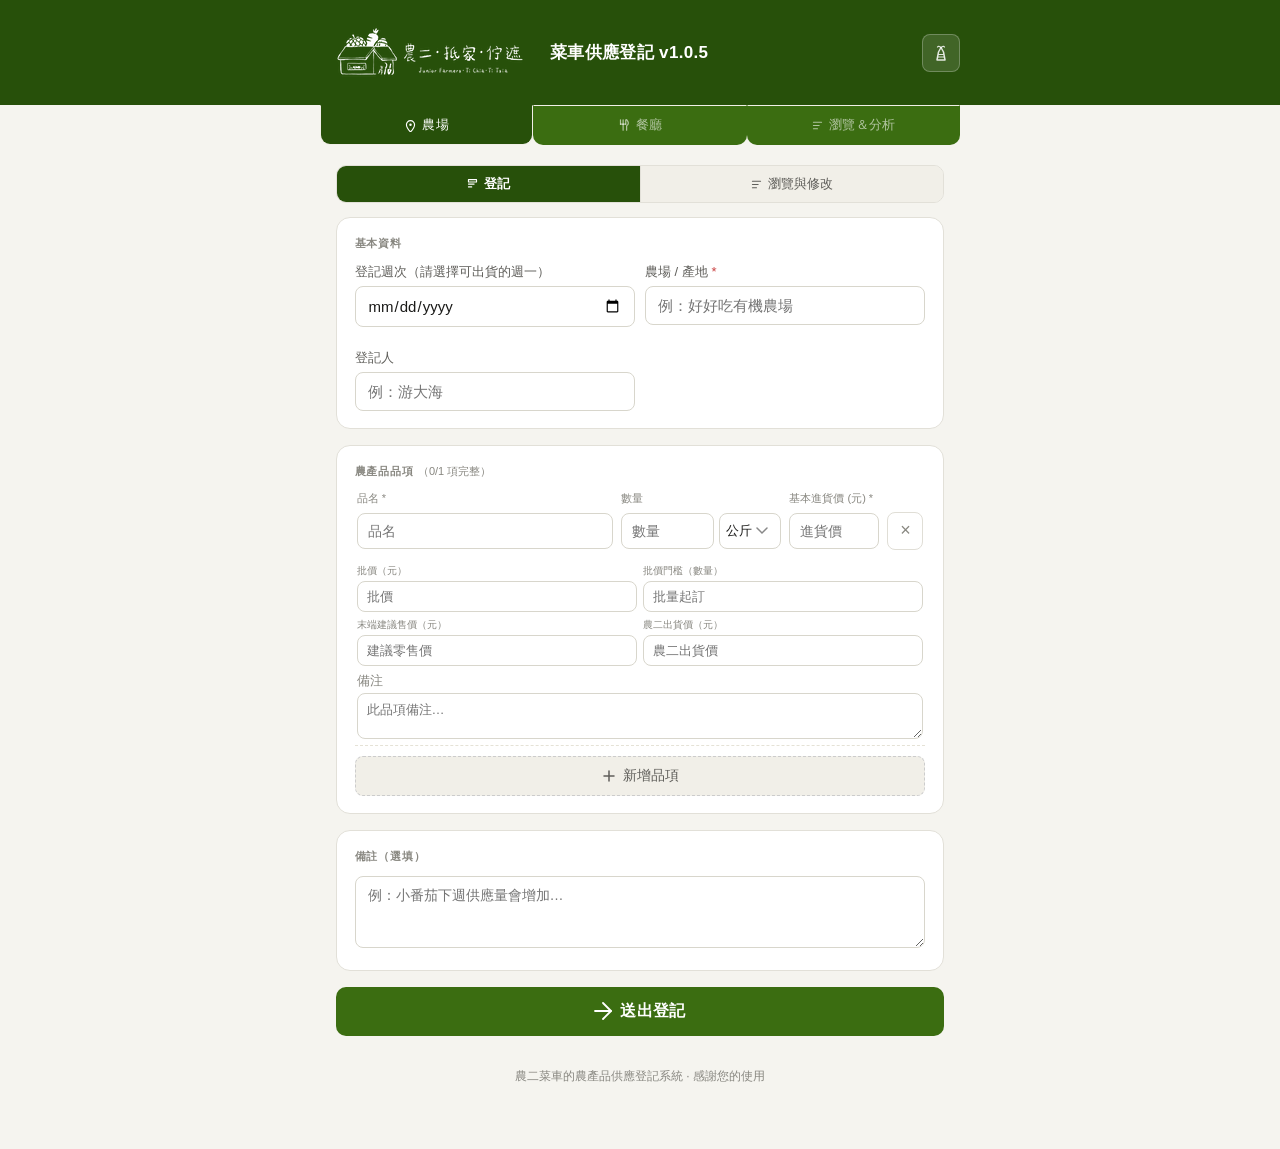
<file: index.html>
<!DOCTYPE html>
<html lang="zh-TW">
<head>
<meta charset="UTF-8" />
<meta name="viewport" content="width=device-width, initial-scale=1.0" />
<title>農產品供應登記</title>
<link rel="stylesheet" href="style.css" />
</head>
<body>

<!-- ══════════════════════════════════════════
     Header + 設定面板
     ══════════════════════════════════════════ -->
<div class="header">
  <div class="header-inner">
    <div class="header-icon"><img src="[data-uri]" alt="logo" /></div>
    <h1 id="headerTitle">小農菜車運行資料</h1>
    <button class="settings-btn" id="settingsBtn" onclick="toggleSettings()" aria-label="設定">
      <svg width="18" height="18" viewBox="0 0 18 18" fill="none">
        <!-- 筍身 -->
        <path d="M5 16 L13 16 L11.5 8 L9 3.5 L6.5 8 Z"
              stroke="currentColor" stroke-width="1.5" stroke-linejoin="round"/>
        <!-- 橫紋（筍衣） -->
        <line x1="6.8"  y1="10.5" x2="11.2" y2="10.5"
              stroke="currentColor" stroke-width="1.2" stroke-linecap="round"/>
        <line x1="5.9"  y1="13"   x2="12.1" y2="13"
              stroke="currentColor" stroke-width="1.2" stroke-linecap="round"/>
        <!-- 頂部小葉 -->
        <path d="M9 3.5 Q6.5 1.5 5.5 3"
              stroke="currentColor" stroke-width="1.2" stroke-linecap="round" fill="none"/>
        <path d="M9 3.5 Q11.5 1.5 12.5 3"
              stroke="currentColor" stroke-width="1.2" stroke-linecap="round" fill="none"/>
      </svg>
    </button>

    <div class="settings-panel" id="settingsPanel">
      <div class="settings-panel-header">
        <span class="title">設定</span>
        <span class="settings-version" id="settingsVersion"></span>
      </div>
      <div class="settings-field">
        <label for="webhookInput">Google Apps Script Webhook 網址</label>
        <input type="text" id="webhookInput" placeholder="https://script.google.com/macros/s/…/exec" />
      </div>
      <button class="settings-save-btn" onclick="saveSettings()">儲存並關閉</button>
    </div>
  </div>
</div>

<!-- ══════════════════════════════════════════
     主 Tab 列
     ══════════════════════════════════════════ -->
<div class="tab-bar">
  <div class="tab-bar-inner">
    <button class="tab-btn active" id="tabRegister" onclick="switchTab('register')">
      <svg width="13" height="13" viewBox="0 0 16 16" fill="none"><path d="M8 2C5.2 2 3 4.2 3 7c0 3.5 5 9 5 9s5-5.5 5-9c0-2.8-2.2-5-5-5z" stroke="currentColor" stroke-width="1.4" fill="none"/><circle cx="8" cy="7" r="1.5" fill="currentColor"/></svg>
      農場
    </button>
    <button class="tab-btn" id="tabOrder" onclick="switchTab('order')">
      <svg width="14" height="14" viewBox="0 0 16 16" fill="none">
        <line x1="4" y1="2" x2="4" y2="7" stroke="currentColor" stroke-width="1.4" stroke-linecap="round"/>
        <line x1="7" y1="2" x2="7" y2="7" stroke="currentColor" stroke-width="1.4" stroke-linecap="round"/>
        <line x1="10" y1="2" x2="10" y2="7" stroke="currentColor" stroke-width="1.4" stroke-linecap="round"/>
        <line x1="4" y1="7" x2="10" y2="7" stroke="currentColor" stroke-width="1.4" stroke-linecap="round"/>
        <line x1="7" y1="7" x2="7" y2="14" stroke="currentColor" stroke-width="1.4" stroke-linecap="round"/>
        <path d="M11 2 Q15 6 11 9 L11 14" fill="none" stroke="currentColor" stroke-width="1.4" stroke-linecap="round"/>
      </svg>
      餐廳
    </button>
    <button class="tab-btn" id="tabBrowse" onclick="switchTab('browse')">
      <svg width="13" height="13" viewBox="0 0 16 16" fill="none"><path d="M3 4h10M3 8h7M3 12h5" stroke="currentColor" stroke-width="1.4" stroke-linecap="round"/></svg>
      瀏覽＆分析
    </button>
  </div>
</div>

<!-- ══════════════════════════════════════════
     主容器
     ══════════════════════════════════════════ -->
<div class="container">

  <!-- ═══ REGISTER TAB（農場）═══ -->
  <div id="panelRegister">

    <div class="browse-subtab-bar">
      <button class="browse-subtab active" id="farmSubTabRegister" onclick="switchFarmSubTab('register')">
        <svg width="13" height="13" viewBox="0 0 16 16" fill="none"><path d="M3 2h10v3H3z" stroke="currentColor" stroke-width="1.3" stroke-linejoin="round" fill="none"/><path d="M3 7.5h7M3 11h4" stroke="currentColor" stroke-width="1.4" stroke-linecap="round"/></svg>
        登記
      </button>
      <button class="browse-subtab" id="farmSubTabBrowse" onclick="switchFarmSubTab('browse')">
        <svg width="13" height="13" viewBox="0 0 16 16" fill="none"><path d="M3 4h10M3 8h7M3 12h5" stroke="currentColor" stroke-width="1.4" stroke-linecap="round"/></svg>
        瀏覽與修改
      </button>
    </div>

    <!-- 登記子面板 -->
    <div id="farmSubPanelRegister">
      <div id="formSection">
        <div class="card">
          <div class="card-title">基本資料</div>
          <div class="row2">
            <div class="field">
              <label for="weekDate">登記週次（請選擇可出貨的週一）</label>
              <input type="date" id="weekDate" />
            </div>
            <div class="field">
              <label>農場 / 產地 <span style="color:var(--red-400)">*</span></label>
              <input type="text" id="farmerFarm" placeholder="例：好好吃有機農場" />
            </div>
          </div>
          <div class="row2" style="margin-top:11px">
            <div class="field">
              <label>登記人</label>
              <input type="text" id="register" placeholder="例：游大海" autocomplete="name" />
            </div>
          </div>
        </div>

        <div class="card">
          <div class="card-title">農產品品項 <span id="itemCountLabel" style="font-size:11px;color:var(--gray-400);font-weight:400;text-transform:none;letter-spacing:0;"></span></div>
          <div id="itemsContainer"></div>
          <button class="add-btn" onclick="addItem()">
            <svg width="16" height="16" viewBox="0 0 16 16" fill="none"><path d="M8 3v10M3 8h10" stroke="currentColor" stroke-width="1.5" stroke-linecap="round"/></svg>
            新增品項
          </button>
        </div>

        <div class="card">
          <div class="card-title">備註（選填）</div>
          <textarea id="notes" placeholder="例：小番茄下週供應量會增加…"></textarea>
        </div>

        <button class="submit-btn" id="submitBtn" onclick="handleSubmit()">
          <svg width="18" height="18" viewBox="0 0 18 18" fill="none"><path d="M9 1L17 9L9 17" stroke="white" stroke-width="1.8" stroke-linecap="round" stroke-linejoin="round"/><path d="M1 9h16" stroke="white" stroke-width="1.8" stroke-linecap="round"/></svg>
          送出登記
        </button>
        <div class="error-msg" id="errorMsg"></div>
      </div>

      <div class="success-box" id="successBox" style="display:none">
        <span class="big-check">✅</span>
        <h2>登記成功！</h2>
        <p id="successDetail"></p>
        <p>我們會努力幫您用心的成果找到適合的餐桌。</p>
        <button class="re-btn" onclick="resetForm()">再填一次</button>
      </div>
    </div>

    <!-- 瀏覽與修改子面板 -->
    <div id="farmSubPanelBrowse" style="display:none">
      <div class="card">
        <div class="card-title">選擇週次查詢</div>
        <div class="browse-controls">
          <div class="field">
            <label for="browseWeekDate">可出貨週一日期</label>
            <input type="date" id="browseWeekDate" />
          </div>
          <button class="fetch-btn" id="fetchBtn" onclick="fetchBrowseData()">
            <svg width="14" height="14" viewBox="0 0 16 16" fill="none"><circle cx="7" cy="7" r="4.5" stroke="currentColor" stroke-width="1.5"/><path d="M10.5 10.5l3 3" stroke="currentColor" stroke-width="1.5" stroke-linecap="round"/></svg>
            查詢
          </button>
        </div>
        <div style="display:flex;align-items:center;gap:8px;flex-wrap:wrap;">
          <div class="chips-hint" id="chipsHint"></div>
          <div class="week-quick-select" id="weekChips"></div>
          <button class="refresh-text-btn" id="refreshBtn" onclick="refreshWeekChips()" style="display:none">↻ 重新整理</button>
        </div>
      </div>
      <div class="browse-spinner-wrap" id="browseSpinner"><div class="browse-spinner"></div></div>
      <div class="card" id="copyToNewWeekCard" style="display:none">
        <div>
          <div class="card-row">
            <label for="copyTargetDate">複製到目標週次（可出貨的週一）</label>
            <input type="date" id="copyTargetDate" />
            <button class="submit-btn slim-btn" id="copyConfirmBtn" onclick="confirmCopyStaging()" disabled>
              確定新增（<span id="copyStagingCount">0</span> 項）
            </button>
          </div>
        
        </div>
        <div id="copyStagingList">（按 👯‍♂️ 新增品項）</div>      
      </div>
      <div id="searchResults">
        <div class="browse-empty"><span class="empty-icon">🌱</span>請選擇週次後按「查詢」</div>
      </div>
    </div>
  </div><!-- /panelRegister -->

  <!-- ═══ ORDER TAB（餐廳）═══ -->
  <div id="panelOrder" style="display:none">

    <div class="browse-subtab-bar">
      <button class="browse-subtab order-tab active" id="orderSubTabEntry" onclick="switchOrderSubTab('entry')">
        <svg width="13" height="13" viewBox="0 0 16 16" fill="none"><path d="M3 2h10v3H3z" stroke="currentColor" stroke-width="1.3" stroke-linejoin="round" fill="none"/><path d="M3 7.5h7M3 11h4" stroke="currentColor" stroke-width="1.4" stroke-linecap="round"/></svg>
        下單
      </button>
      <button class="browse-subtab order-tab" id="orderSubTabBrowse" onclick="switchOrderSubTab('browse')">
        <svg width="13" height="13" viewBox="0 0 16 16" fill="none"><path d="M3 4h10M3 8h7M3 12h5" stroke="currentColor" stroke-width="1.4" stroke-linecap="round"/></svg>
        瀏覽與修改
      </button>
    </div>

    <!-- 下單子面板 -->
    <div id="orderSubPanelEntry">
      <div id="orderFormSection">

        <div class="card">
          <div class="order-step-label">
            <span class="step-badge" style="background:var(--red-600)">1</span>
            <span class="step-title">貼入下單訊息</span>
          </div>
          <textarea class="order-raw-textarea" id="orderRawText"
            placeholder="例如：&#10;恰比兔子&#10;綠火焰/2斤&#10;龍葵2斤&#10;&#10;雲舍&#10;紅蘿蔔+2包&#10;青蔥+2把"></textarea>
          <div class="parse-hint">支援格式：品名＋數量＋單位（公斤/斤/顆/把/包/支…），中文數字亦可。</div>
          <button class="parse-btn" onclick="parseAndPreview()">
            <svg width="15" height="15" viewBox="0 0 16 16" fill="none"><path d="M2 4h12M2 8h8M2 12h5" stroke="white" stroke-width="1.5" stroke-linecap="round"/></svg>
            解析訂單
          </button>
        </div>

        <div class="card" id="orderPreviewCard" style="display:none">
          <div class="order-step-label">
            <span class="step-badge" style="background:var(--red-600)">2</span>
            <span class="step-title">確認 / 修改品項</span>
          </div>
          <div id="orderSummaryBar" class="order-summary-bar"></div>
          <div style="overflow-x:auto;">
            <table class="order-preview-table" id="orderPreviewTable">
              <thead>
                <tr>
                  <th>店家／料理人</th><th>品名</th><th>數量</th>
                  <th>單位</th><th>單價（元）</th><th>小計</th><th></th>
                </tr>
              </thead>
              <tbody id="orderPreviewBody"></tbody>
            </table>
          </div>
          <button class="add-btn" onclick="addOrderRow()" style="margin-top:10px">
            <svg width="14" height="14" viewBox="0 0 16 16" fill="none"><path d="M8 3v10M3 8h10" stroke="currentColor" stroke-width="1.5" stroke-linecap="round"/></svg>
            手動新增一列
          </button>
        </div>

        <div class="card" id="orderDetailsCard" style="display:none">
          <div class="order-step-label">
            <span class="step-badge" style="background:var(--red-600)">3</span>
            <span class="step-title">填寫交貨資訊</span>
          </div>
          <div class="row2">
            <div class="field">
              <label>登記人</label>
              <input type="text" id="orderRegistrant" placeholder="填寫人姓名" />
            </div>
            <div class="field">
              <label>週次（週一日期）</label>
              <input type="date" id="orderWeekDate" />
            </div>
          </div>
          <div class="row2" style="margin-top:10px">
            <div class="field">
              <label>送貨地點</label>
              <input type="text" id="orderDeliveryLocation" placeholder="例：花蓮市區集貨點" />
            </div>
            <div class="field">
              <label>送貨時間</label>
              <input type="text" id="orderDeliveryTime" placeholder="例：週三上午10點" />
            </div>
          </div>
          <div class="field" style="margin-top:10px">
            <label>付款狀態</label>
            <select id="orderPaymentStatus">
              <option value="">未設定</option>
              <option value="待付款">待付款</option>
              <option value="已付款">已付款</option>
              <option value="貨到付款">貨到付款</option>
            </select>
          </div>
          <div class="field" style="margin-top:10px">
            <label>整批備註（選填）</label>
            <textarea id="orderBatchNote" placeholder="例：本批請冷藏運送…" style="min-height:52px"></textarea>
          </div>
        </div>

        <button class="submit-btn red-btn" id="orderSubmitBtn" onclick="submitOrder()" style="display:none">
          <svg width="18" height="18" viewBox="0 0 18 18" fill="none"><path d="M9 1L17 9L9 17" stroke="white" stroke-width="1.8" stroke-linecap="round" stroke-linejoin="round"/><path d="M1 9h16" stroke="white" stroke-width="1.8" stroke-linecap="round"/></svg>
          送出訂單
        </button>
        <div class="error-msg" id="orderErrorMsg"></div>
      </div>

      <div class="success-box" id="orderSuccessBox" style="display:none">
        <span class="big-check">📋</span>
        <h2>訂單登記成功！</h2>
        <p id="orderSuccessDetail"></p>
        <button class="re-btn" onclick="resetOrderForm()">再填一次</button>
      </div>
    </div>

    <!-- 訂單瀏覽子面板 -->
    <div id="orderSubPanelBrowse" style="display:none">
      <div class="card">
        <div class="card-title">選擇週次查詢訂單</div>
        <div class="browse-controls">
          <div class="field">
            <label for="orderBrowseWeekDate">週一日期</label>
            <input type="date" id="orderBrowseWeekDate" />
          </div>
          <button class="fetch-btn" id="orderFetchBtn" onclick="fetchOrderBrowseData()" style="background:var(--red-600)">
            <svg width="14" height="14" viewBox="0 0 16 16" fill="none"><circle cx="7" cy="7" r="4.5" stroke="currentColor" stroke-width="1.5"/><path d="M10.5 10.5l3 3" stroke="currentColor" stroke-width="1.5" stroke-linecap="round"/></svg>
            查詢
          </button>
        </div>
        <div style="display:flex;align-items:center;gap:8px;flex-wrap:wrap;">
          <div class="chips-hint" id="orderChipsHint"></div>
          <div class="week-quick-select" id="orderWeekChips"></div>
          <button class="refresh-text-btn" id="orderRefreshBtn" onclick="refreshOrderWeekChips()" style="display:none">↻ 重新整理</button>
        </div>
        <div class="order-browse-filter">
          <div class="field">
            <label>篩選店家（選填）</label>
            <input type="text" id="orderShopFilter" placeholder="輸入店家名稱關鍵字…" />
          </div>
        </div>
      </div>
      <div class="browse-spinner-wrap" id="orderBrowseSpinner">
        <div class="browse-spinner" style="border-top-color:var(--red-600)"></div>
      </div>
      <div id="orderSearchResults">
        <div class="browse-empty"><span class="empty-icon">🧾</span>請選擇週次後按「查詢」</div>
      </div>
    </div>

  </div><!-- /panelOrder -->

<!-- ═══ BROWSE TAB（供需分析）═══ -->
  <div id="panelBrowse" style="display:none">
    <div class="card">
      <div class="card-title">選擇週次分析</div>
      <div class="browse-controls">
        <div class="field">
          <label for="analysisWeekDate">週一日期</label>
          <input type="date" id="analysisWeekDate" />
        </div>
        <button class="fetch-btn" onclick="fetchAnalysisData()">
          <svg width="14" height="14" viewBox="0 0 16 16" fill="none"><circle cx="7" cy="7" r="4.5" stroke="currentColor" stroke-width="1.5"/><path d="M10.5 10.5l3 3" stroke="currentColor" stroke-width="1.5" stroke-linecap="round"/></svg>
          分析
        </button>
      </div>
      <div style="display:flex;align-items:center;gap:8px;flex-wrap:wrap;margin-top:8px">
        <div class="chips-hint" id="analysisChipsHint"></div>
        <div class="week-quick-select" id="analysisWeekChips"></div>
        <button class="refresh-text-btn" id="analysisRefreshBtn" onclick="loadAnalysisWeekChips()" style="display:none">↻ 重新整理</button>
      </div>
    </div>
    <div class="browse-spinner-wrap" id="analysisSpinner" style="display:none"><div class="browse-spinner"></div></div>
    <div id="analysisResults">
      <div class="browse-empty"><span class="empty-icon">🗂️</span>請選擇週次後按「分析」</div>
    </div>
  </div>
  <div class="footer">農二菜車的農產品供應登記系統 · 感謝您的使用</div>
</div><!-- /container -->

<!-- ══════════════════════════════════════════
     JS — 載入順序：shared → farm → order
     ══════════════════════════════════════════ -->
<script src="js/shared.js"></script>
<script src="js/tab-farm.js"></script>
<script src="js/tab-order.js"></script>
<script src="js/tab-browse.js"></script>
</body>
</html>
</file>
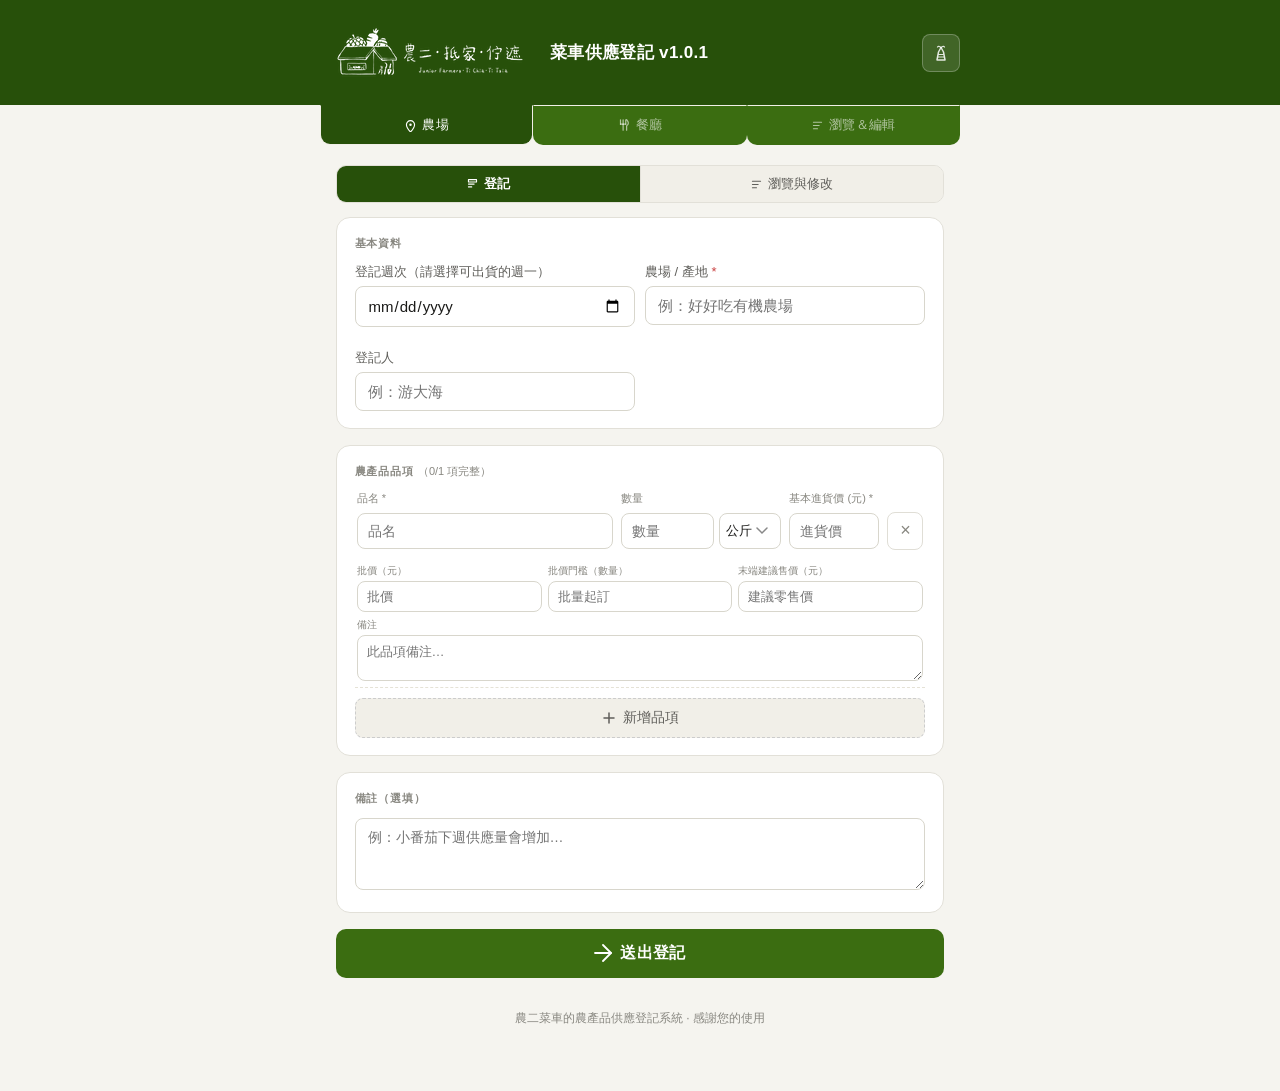
<file: farmer_form.html>
<!DOCTYPE html>
<html lang="zh-TW">
<head>
<meta charset="UTF-8" />
<meta name="viewport" content="width=device-width, initial-scale=1.0" />
<title>農產品供應登記</title>
<style>
  :root {
    --green-50: #EAF3DE;
    --green-100: #C0DD97;
    --green-400: #639922;
    --green-600: #3B6D11;
    --green-800: #27500A;
    --amber-50: #FAEEDA;
    --amber-400: #BA7517;
    --red-50: #FBE8E8;
    --red-400: #C94040;
    --red-600: #A65252;
    --red-800: #5A1A1A;
    --gray-50: #F1EFE8;
    --gray-100: #D3D1C7;
    --gray-400: #888780;
    --gray-600: #5F5E5A;
    --gray-800: #444441;
    --gray-off-white-warm: #E0DED6;
  }
  * { box-sizing: border-box; margin: 0; padding: 0; }
  body {
    font-family: -apple-system, 'Noto Sans TC', 'PingFang TC', sans-serif;
    background: #f5f4ef;
    min-height: 100vh;
  }
  .header {
    background: var(--green-800);
    padding: 1.25rem 1.5rem;
    position: sticky; top: 0; z-index: 10;
  }
  .header-inner {
    max-width: 640px;
    margin: 0 auto;
    display: flex; align-items: center; gap: 10px;
    position: relative;
  }
  .header-icon { height: 45px; margin: 10px; display: flex; align-items: center; flex-shrink: 0; }
  .header h1 { font-size: 17px; font-weight: 600; color: #fff; letter-spacing: 0.02em; flex: 1; }
  .settings-btn {
    background: rgba(255,255,255,0.12);
    border: 1px solid rgba(255,255,255,0.25);
    color: rgba(255,255,255,0.85);
    width: 38px; height: 38px; border-radius: 8px;
    cursor: pointer; display: flex; align-items: center; justify-content: center;
    transition: background 0.15s; flex-shrink: 0;
  }
  .settings-btn:hover { background: rgba(255,255,255,0.22); color: #fff; }
  .settings-btn.active { background: rgba(255,255,255,0.25); color: #fff; }
  .settings-panel {
    display: none; position: absolute;
    top: calc(100% + 10px); right: 0;
    width: min(340px, calc(100vw - 32px));
    background: #fff; border: 1px solid #e2e0d8;
    border-radius: 12px; box-shadow: 0 8px 28px rgba(0,0,0,0.14);
    padding: 16px; z-index: 20;
  }
  .settings-panel.open { display: block; }
  .settings-panel-header { display: flex; align-items: center; justify-content: space-between; margin-bottom: 14px; }
  .settings-panel-header .title { font-size: 14px; font-weight: 600; color: var(--gray-800); }
  .settings-version { font-size: 11px; color: var(--gray-400); background: var(--gray-50); border: 1px solid var(--gray-100); border-radius: 5px; padding: 2px 8px; }
  .settings-field { margin-bottom: 12px; }
  .settings-field label { display: block; font-size: 12px; color: var(--gray-600); margin-bottom: 5px; }
  .settings-field input[type=text] { width: 100%; border: 1px solid #d8d6cc; border-radius: 8px; padding: 9px 11px; font-size: 13px; font-family: inherit; color: #1a1a18; background: #fff; outline: none; transition: border-color 0.15s; }
  .settings-field input[type=text]:focus { border-color: var(--green-400); box-shadow: 0 0 0 3px rgba(99,153,34,0.12); }
  .settings-save-btn { width: 100%; padding: 9px; background: var(--green-600); color: #fff; border: none; border-radius: 8px; font-size: 13px; font-weight: 600; font-family: inherit; cursor: pointer; }
  .settings-save-btn:hover { background: var(--green-800); }

  /* ── Tabs ── */
  .tab-bar { }
  .tab-bar-inner { max-width: 640px; margin: 0 auto; display: flex; }
  .tab-btn {
    flex: 1; padding: 10px 8px;
    background: var(--green-600);
    border: 1px solid transparent;
    border-top-color: var(--gray-50);
    border-radius: 0 0 10px 10px;
    color: rgba(255,255,255,0.6);
    font-size: 13px; font-weight: 500; font-family: inherit;
    cursor: pointer; transition: color 0.15s;
    display: flex; align-items: center; justify-content: center; gap: 5px;
    letter-spacing: 0.02em;
  }
  .tab-btn:hover { color: rgba(255,255,255,0.85); }
  .tab-btn.active {
    color: #fff; background: var(--green-800);
    border-top-color: transparent;
    border-left-color: var(--gray-50);
    border-right-color: var(--gray-50);
    border-bottom-color: var(--gray-50);
  }

  .container { max-width: 640px; margin: 0 auto; padding: 1.25rem 1rem 3rem; }
  .card { background: #fff; border: 1px solid #e2e0d8; border-radius: 14px; padding: 1.1rem; margin-bottom: 1rem; }
  .card-title { font-size: 11px; font-weight: 600; color: var(--gray-400); text-transform: uppercase; letter-spacing: 0.08em; margin-bottom: 12px; }
  .field { margin-bottom: 11px; }
  .field:last-child { margin-bottom: 0; }
  label { display: block; font-size: 13px; color: var(--gray-600); margin-bottom: 5px; }
  input[type=text], input[type=tel], input[type=date], input[type=number], select, textarea {
    width: 100%; border: 1px solid #d8d6cc; border-radius: 8px;
    padding: 10px 12px; font-size: 15px; font-family: inherit;
    color: #1a1a18; background: #fff; outline: none;
    transition: border-color 0.15s; -webkit-appearance: none;
  }
  input:focus, select:focus, textarea:focus { border-color: var(--green-400); box-shadow: 0 0 0 3px rgba(99,153,34,0.12); }
  input[type=number] { -moz-appearance: textfield; }
  select { background-image: url("data:image/svg+xml,%3Csvg xmlns='http://www.w3.org/2000/svg' width='12' height='8' viewBox='0 0 12 8'%3E%3Cpath d='M1 1l5 5 5-5' stroke='%23888' stroke-width='1.5' fill='none' stroke-linecap='round'/%3E%3C/svg%3E"); background-repeat: no-repeat; background-position: right 12px center; padding-right: 32px; }
  .row2 { display: grid; grid-template-columns: 1fr 1fr; gap: 10px; }

  /* ── Supply form items ── */
  .item-header { display: grid; grid-template-columns: 1fr 160px 90px 36px; gap: 8px; margin-bottom: 6px; padding: 0 2px; }
  .item-header span { font-size: 11px; color: var(--gray-400); font-weight: 500; }
  .item-wrap { margin-bottom: 10px; border-bottom: 1px dashed #e5e2d6; }
  .item-row { display: grid; grid-template-columns: 1fr 160px 90px 36px; gap: 8px; padding: 0 2px; align-items: center; }
  .item-row input, .item-row select { padding: 9px 10px; font-size: 14px; }
  .item-extras { margin-top: 6px; padding: 8px 2px 2px 2px; }
  .item-extras-grid { display: grid; grid-template-columns: 1fr 1fr 1fr; gap: 6px; margin-bottom: 6px; }
  .extra-field { display: flex; flex-direction: column; }
  .extra-field label { font-size: 10px; color: var(--gray-400); margin-bottom: 3px; }
  .extra-field input { padding: 7px 9px; font-size: 13px; }
  .item-note-field label { font-size: 10px; color: var(--gray-400); margin-bottom: 3px; }
  .item-note-field textarea { min-height: 38px; font-size: 13px; padding: 7px 9px; resize: vertical; }
  .qty-wrap { display: flex; gap: 5px; }
  .qty-wrap select { padding: 9px 24px 9px 6px; font-size: 13px; flex: none; width: 62px; }
  .remove-btn { background: none; border: 1px solid var(--gray-off-white-warm); border-radius: 8px; width: 36px; height: 38px; display: flex; align-items: center; justify-content: center; cursor: pointer; color: var(--gray-400); font-size: 18px; transition: all 0.15s; }
  .remove-btn:hover { border-color: var(--red-400); color: var(--red-400); background: var(--red-50); }
  .add-btn { width: 100%; margin-top: 4px; border: 1.5px dashed #ccc; border-radius: 8px; padding: 10px; background: var(--gray-50); color: var(--gray-600); font-size: 14px; font-family: inherit; cursor: pointer; display: flex; align-items: center; justify-content: center; gap: 6px; transition: all 0.15s; }
  .add-btn:hover { border-color: var(--green-400); color: var(--green-600); background: var(--green-50); }
  textarea { resize: vertical; min-height: 72px; font-size: 14px; }

  /* ── Buttons ── */
  .submit-btn { width: 100%; padding: 14px; background: var(--green-600); color: #fff; border: none; border-radius: 10px; font-size: 16px; font-weight: 600; font-family: inherit; cursor: pointer; display: flex; align-items: center; justify-content: center; gap: 8px; transition: background 0.15s, transform 0.1s; letter-spacing: 0.03em; }
  .submit-btn:hover { background: var(--green-800); }
  .submit-btn:active { transform: scale(0.98); }
  .submit-btn:disabled { background: var(--gray-400); cursor: not-allowed; }
  .submit-btn.red-btn { background: var(--red-600); }
  .submit-btn.red-btn:hover { background: var(--red-800); }

  .success-box { display: none; background: var(--green-50); border: 1.5px solid var(--green-100); border-radius: 12px; padding: 1.25rem 1.1rem; text-align: center; }
  .success-box .big-check { font-size: 40px; margin-bottom: 10px; display: block; }
  .success-box h2 { font-size: 18px; color: var(--green-800); margin-bottom: 6px; }
  .success-box p { font-size: 14px; color: var(--green-600); line-height: 1.6; }
  .success-box .re-btn { margin-top: 16px; background: var(--green-600); color: #fff; border: none; border-radius: 8px; padding: 10px 24px; font-size: 14px; font-family: inherit; cursor: pointer; font-weight: 500; }
  .error-msg { display: none; background: var(--red-50); color: var(--red-600); border: 1px solid #f5b8b8; border-radius: 8px; padding: 0.8rem 1rem; font-size: 13px; margin-top: 10px; }
  .spinner { display: inline-block; width: 18px; height: 18px; border: 2px solid rgba(255,255,255,0.4); border-top-color: #fff; border-radius: 50%; animation: spin 0.7s linear infinite; flex-shrink: 0; }
  @keyframes spin { to { transform: rotate(360deg); } }
  .footer { text-align: center; font-size: 12px; color: var(--gray-400); margin-top: 2rem; padding-bottom: 1rem; }

  /* ── Browse tab ── */
  .browse-controls { display: flex; gap: 8px; align-items: flex-end; }
  .browse-controls .field { flex: 1; margin-bottom: 0; }
  .fetch-btn { flex-shrink: 0; padding: 10px 18px; background: var(--green-600); color: #fff; border: none; border-radius: 8px; font-size: 14px; font-weight: 600; font-family: inherit; cursor: pointer; display: flex; align-items: center; gap: 6px; transition: background 0.15s; white-space: nowrap; height: 44px; }
  .fetch-btn:hover { background: var(--green-800); }
  .fetch-btn:disabled { background: var(--gray-400); cursor: not-allowed; }
  .week-quick-select { display: flex; gap: 6px; flex-wrap: wrap; margin-top: 8px; }
  .week-chip { background: var(--gray-50); border: 1px solid var(--gray-100); border-radius: 20px; padding: 4px 12px; font-size: 12px; color: var(--gray-600); cursor: pointer; transition: all 0.15s; font-family: inherit; }
  .week-chip:hover { border-color: var(--green-400); color: var(--green-600); background: var(--green-50); }
  .week-chip.active { border-color: var(--green-400); color: var(--green-600); background: var(--green-50); font-weight: 600; }
  .chips-hint { font-size: 11px; color: var(--gray-400); margin-top: 6px; }
  .refresh-text-btn { background: none; border: none; color: var(--gray-400); font-size: 12px; font-family: inherit; cursor: pointer; text-decoration: underline; padding: 4px 0; margin-top: 6px; }
  .refresh-text-btn:hover { color: var(--green-600); }
  .browse-empty { text-align: center; padding: 2.5rem 1rem; color: var(--gray-400); font-size: 14px; }
  .browse-empty .empty-icon { font-size: 36px; margin-bottom: 10px; display: block; }
  .browse-spinner-wrap { display: none; text-align: center; padding: 2rem; }
  .browse-spinner { display: inline-block; width: 24px; height: 24px; border: 2.5px solid #d3d1c7; border-top-color: var(--green-600); border-radius: 50%; animation: spin 0.7s linear infinite; }
  .farm-group { background: #fff; border: 1px solid #e2e0d8; border-radius: 14px; margin-bottom: 1rem; overflow: hidden; }
  .farm-group-header { background: var(--green-800); padding: 10px 14px; display: flex; align-items: center; justify-content: space-between; gap: 10px; }
  .farm-group-header .farm-name { font-size: 15px; font-weight: 600; color: #fff; display: flex; align-items: center; gap: 7px; }
  .farm-group-header .farm-meta { font-size: 11px; color: rgba(255,255,255,0.65); text-align: right; }
  .farm-note-banner { background: var(--amber-50); border-bottom: 1px solid #f0deb0; padding: 8px 14px; font-size: 12px; color: #7a5010; display: flex; gap: 6px; }
  .farm-note-banner .note-label { font-weight: 600; flex-shrink: 0; }
  .browse-table { width: 100%; border-collapse: collapse; font-size: 13px; }
  .browse-table th { background: var(--gray-50); color: var(--gray-600); font-weight: 600; font-size: 11px; letter-spacing: 0.04em; padding: 7px 10px; text-align: left; border-bottom: 1px solid #e5e2d6; }
  .browse-table td { padding: 9px 10px; border-bottom: 1px solid #f0ede6; color: var(--gray-800); vertical-align: top; }
  .browse-table tr:last-child td { border-bottom: none; }
  .browse-table tr:hover td { background: #fafaf7; }
  .price-pill { display: inline-block; background: var(--green-50); border: 1px solid var(--green-100); border-radius: 5px; padding: 1px 6px; font-size: 12px; color: var(--green-600); font-weight: 500; }
  .wholesale-pill { display: inline-block; background: #FFF4E0; border: 1px solid #E8C060; border-radius: 5px; padding: 1px 6px; font-size: 12px; color: #A0600A; font-weight: 600; }
  .item-note-badge { font-size: 11px; color: var(--gray-400); font-style: italic; margin-top: 2px; }
  .browse-summary { font-size: 12px; color: var(--gray-400); padding: 0.6rem 0 0.2rem; text-align: right; }

  /* ── Order tab ── */
  .order-raw-textarea {
    width: 100%; min-height: 160px;
    border: 1px solid #d8d6cc; border-radius: 8px;
    padding: 12px; font-size: 14px;
    font-family: 'Menlo', 'Monaco', monospace;
    color: #1a1a18; background: #fafaf7;
    outline: none; resize: vertical;
    transition: border-color 0.15s;
    line-height: 1.7;
  }
  .order-raw-textarea:focus { border-color: var(--green-400); box-shadow: 0 0 0 3px rgba(99,153,34,0.12); background: #fff; }
  .parse-btn {
    width: 100%; margin-top: 10px;
    background: var(--green-600); color: #fff;
    border: none; border-radius: 8px;
    padding: 11px; font-size: 14px; font-weight: 600;
    font-family: inherit; cursor: pointer;
    display: flex; align-items: center; justify-content: center; gap: 7px;
    transition: background 0.15s;
  }
  .parse-btn:hover { background: var(--green-800); }

  /* Order preview table */
  .order-preview-table { width: 100%; border-collapse: collapse; font-size: 13px; }
  .order-preview-table th {
    background: var(--red-50); color: var(--red-600);
    font-weight: 600; font-size: 10px; letter-spacing: 0.04em;
    padding: 6px 8px; text-align: left;
    border-bottom: 1px solid #f0c8c8;
  }
  .order-preview-table td { padding: 5px 4px; border-bottom: 1px solid #f5f0f0; vertical-align: middle; }
  .order-preview-table tr:last-child td { border-bottom: none; }
  .order-preview-table input[type=text],
  .order-preview-table input[type=number] {
    padding: 6px 8px; font-size: 13px; border-radius: 6px;
    width: 100%;
  }
  .order-preview-table select { padding: 6px 28px 6px 8px; font-size: 13px; border-radius: 6px; }
  .shop-row-header {
    background: #fdf0f0;
    font-size: 12px; font-weight: 600;
    color: var(--red-600);
    padding: 5px 8px;
    border-bottom: 1px solid #f0c8c8;
    letter-spacing: 0.02em;
  }
  .order-remove-btn {
    background: none; border: none;
    color: var(--gray-400); font-size: 16px;
    cursor: pointer; padding: 4px 6px;
    border-radius: 5px; transition: all 0.15s;
  }
  .order-remove-btn:hover { color: var(--red-400); background: var(--red-50); }
  .order-total-pill {
    font-size: 12px; color: var(--red-600); font-weight: 600;
    background: var(--red-50); border: 1px solid #f0c8c8;
    border-radius: 5px; padding: 1px 6px; display: inline-block;
  }
  .parse-hint {
    font-size: 12px; color: var(--gray-400);
    margin-top: 8px; line-height: 1.6;
  }
  .order-step-label {
    display: flex; align-items: center; gap: 8px;
    margin-bottom: 12px;
  }
  .step-badge {
    background: var(--red-600); color: #fff;
    font-size: 11px; font-weight: 700;
    border-radius: 50%; width: 20px; height: 20px;
    display: flex; align-items: center; justify-content: center;
    flex-shrink: 0;
  }
  .order-step-label .step-title {
    font-size: 11px; font-weight: 600;
    color: var(--gray-400); text-transform: uppercase; letter-spacing: 0.08em;
  }
  .order-summary-bar {
    background: var(--red-50); border: 1px solid #f0c8c8;
    border-radius: 8px; padding: 10px 14px;
    font-size: 13px; color: var(--red-600);
    margin-bottom: 12px;
    display: flex; align-items: center; justify-content: space-between;
  }
  .order-summary-bar strong { font-weight: 700; }

  /* ── Browse Sub-tabs ── */
  .browse-subtab-bar {
    display: flex; gap: 0; margin-bottom: 14px;
    border: 1px solid #e2e0d8; border-radius: 10px; overflow: hidden;
  }
  .browse-subtab {
    flex: 1; padding: 9px 12px;
    background: var(--gray-50); border: none;
    color: var(--gray-600); font-size: 13px; font-weight: 500;
    font-family: inherit; cursor: pointer;
    display: flex; align-items: center; justify-content: center; gap: 5px;
    transition: all 0.15s; border-right: 1px solid #e2e0d8;
  }
  .browse-subtab:last-child { border-right: none; }
  .browse-subtab:hover { background: var(--green-50); color: var(--green-600); }
  .browse-subtab.active { background: var(--green-800); color: #fff; font-weight: 600; }
  .browse-subtab.active.order-tab { background: var(--red-600); }

  /* ── Order browse group card ── */
  .order-group {
    background: #fff; border: 1px solid #e2e0d8;
    border-radius: 14px; margin-bottom: 1rem; overflow: hidden;
  }
  .order-group-header {
    background: var(--red-600);
    padding: 10px 14px;
    display: flex; align-items: center; justify-content: space-between; gap: 10px;
  }
  .order-group-header .shop-name {
    font-size: 15px; font-weight: 600; color: #fff;
    display: flex; align-items: center; gap: 7px;
  }
  .order-group-header .shop-meta {
    font-size: 11px; color: rgba(255,255,255,0.7); text-align: right;
  }
  .order-group-delivery {
    background: #fff8f0; border-bottom: 1px solid #f0deb0;
    padding: 7px 14px; font-size: 12px; color: #7a5010;
    display: flex; gap: 14px; flex-wrap: wrap;
  }
  .order-group-delivery span { display: flex; align-items: center; gap: 4px; }
  .order-browse-table { width: 100%; border-collapse: collapse; font-size: 13px; }
  .order-browse-table th {
    background: #fff5f5; color: var(--red-600); font-weight: 600;
    font-size: 11px; letter-spacing: 0.04em; padding: 6px 10px;
    text-align: left; border-bottom: 1px solid #f0c8c8;
  }
  .order-browse-table td {
    padding: 8px 10px; border-bottom: 1px solid #faf0f0;
    color: var(--gray-800); vertical-align: top;
  }
  .order-browse-table tr:last-child td { border-bottom: none; }
  .order-browse-table tr:hover td { background: #fffaf9; }
  .pay-pill {
    display: inline-block; border-radius: 5px;
    padding: 1px 7px; font-size: 11px; font-weight: 600;
  }
  .pay-pill.pending  { background: #FFF4E0; border: 1px solid #E8C060; color: #A0600A; }
  .pay-pill.paid     { background: var(--green-50); border: 1px solid var(--green-100); color: var(--green-600); }
  .pay-pill.cod      { background: #EEF4FF; border: 1px solid #B0C8F0; color: #2850A0; }
  .pay-pill.none     { background: var(--gray-50); border: 1px solid var(--gray-100); color: var(--gray-400); }
  .order-browse-summary {
    font-size: 12px; color: var(--gray-400); padding: 0.6rem 0 0.2rem; text-align: right;
  }

  /* ── Order browse controls ── */
  .order-browse-filter {
    display: flex; gap: 8px; align-items: flex-end; margin-top: 10px;
  }
  .order-browse-filter .field { flex: 1; margin-bottom: 0; }
  .order-browse-filter input { font-size: 14px; padding: 9px 12px; }

  @media (max-width: 480px) {
    .item-header { grid-template-columns: 1fr 120px 70px 32px; }
    .item-row { grid-template-columns: 1fr 120px 70px 32px; }
    .row2 { grid-template-columns: 1fr; }
    .item-extras-grid { grid-template-columns: 1fr 1fr; }
    .browse-controls { flex-direction: column; align-items: stretch; }
    .fetch-btn { width: 100%; justify-content: center; }
  }
</style>
</head>
<body>
<div class="header">
  <div class="header-inner">
    <div class="header-icon"><img src="[data-uri]" alt="logo" /></div>
    <h1 id="headerTitle">菜車供應登記</h1>
    <button class="settings-btn" id="settingsBtn" onclick="toggleSettings()" aria-label="設定">
      <svg width="18" height="18" viewBox="0 0 18 18" fill="none">
        <!-- 筍身 -->
        <path d="M5 16 L13 16 L11.5 8 L9 3.5 L6.5 8 Z"
              stroke="currentColor" stroke-width="1.5" stroke-linejoin="round"/>
        <!-- 橫紋（筍衣） -->
        <line x1="6.8"  y1="10.5" x2="11.2" y2="10.5"
              stroke="currentColor" stroke-width="1.2" stroke-linecap="round"/>
        <line x1="5.9"  y1="13"   x2="12.1" y2="13"
              stroke="currentColor" stroke-width="1.2" stroke-linecap="round"/>
        <!-- 頂部小葉 -->
        <path d="M9 3.5 Q6.5 1.5 5.5 3"
              stroke="currentColor" stroke-width="1.2" stroke-linecap="round" fill="none"/>
        <path d="M9 3.5 Q11.5 1.5 12.5 3"
              stroke="currentColor" stroke-width="1.2" stroke-linecap="round" fill="none"/>
      </svg>
    </button>

    <div class="settings-panel" id="settingsPanel">
      <div class="settings-panel-header">
        <span class="title">設定</span>
        <span class="settings-version" id="settingsVersion"></span>
      </div>
      <div class="settings-field">
        <label for="webhookInput">Google Apps Script Webhook 網址</label>
        <input type="text" id="webhookInput" placeholder="https://script.google.com/macros/s/…/exec" />
      </div>
      <button class="settings-save-btn" onclick="saveSettings()">儲存並關閉</button>
    </div>
  </div>
</div>

<!-- Tab bar -->
<div class="tab-bar">
  <div class="tab-bar-inner">
    <button class="tab-btn active" id="tabRegister" onclick="switchTab('register')">
      <svg width="13" height="13" viewBox="0 0 16 16" fill="none"><path d="M8 2C5.2 2 3 4.2 3 7c0 3.5 5 9 5 9s5-5.5 5-9c0-2.8-2.2-5-5-5z" stroke="currentColor" stroke-width="1.4" fill="none"/><circle cx="8" cy="7" r="1.5" fill="currentColor"/></svg>
      農場
    </button>
    <button class="tab-btn" id="tabOrder" onclick="switchTab('order')">
      <svg width="14" height="14" viewBox="0 0 16 16" fill="none" aria-hidden="true">
        <line x1="4" y1="2" x2="4" y2="7" stroke="currentColor" stroke-width="1.4" stroke-linecap="round"/>
        <line x1="7" y1="2" x2="7" y2="7" stroke="currentColor" stroke-width="1.4" stroke-linecap="round"/>
        <line x1="10" y1="2" x2="10" y2="7" stroke="currentColor" stroke-width="1.4" stroke-linecap="round"/>
        <line x1="4" y1="7" x2="10" y2="7" stroke="currentColor" stroke-width="1.4" stroke-linecap="round"/>
        <line x1="7" y1="7" x2="7" y2="14" stroke="currentColor" stroke-width="1.4" stroke-linecap="round"/>
        <path d="M11 2 Q15 6 11 9 L11 14" fill="none" stroke="currentColor" stroke-width="1.4" stroke-linecap="round"/>
      </svg>
      餐廳
    </button>
    <button class="tab-btn" id="tabBrowse" onclick="switchTab('browse')">
      <svg width="13" height="13" viewBox="0 0 16 16" fill="none"><path d="M3 4h10M3 8h7M3 12h5" stroke="currentColor" stroke-width="1.4" stroke-linecap="round"/></svg>
      瀏覽＆編輯
    </button>
  </div>
</div>

<div class="container">

  <!-- ═══ REGISTER TAB ═══ -->
  <div id="panelRegister">

    <!-- Farm sub-tabs -->
    <div class="browse-subtab-bar">
      <button class="browse-subtab active" id="farmSubTabRegister" onclick="switchFarmSubTab('register')">
        <svg width="13" height="13" viewBox="0 0 16 16" fill="none"><path d="M3 2h10v3H3z" stroke="currentColor" stroke-width="1.3" stroke-linejoin="round" fill="none"/><path d="M3 7.5h7M3 11h4" stroke="currentColor" stroke-width="1.4" stroke-linecap="round"/></svg>
        登記
      </button>
      <button class="browse-subtab" id="farmSubTabBrowse" onclick="switchFarmSubTab('browse')">
        <svg width="13" height="13" viewBox="0 0 16 16" fill="none"><path d="M3 4h10M3 8h7M3 12h5" stroke="currentColor" stroke-width="1.4" stroke-linecap="round"/></svg>
        瀏覽與修改
      </button>
    </div>

    <div id="farmSubPanelRegister">
    <div id="formSection">
      <div class="card">
        <div class="card-title">基本資料</div>
        <div class="row2">
          <div class="field">
            <label for="weekDate">登記週次（請選擇可出貨的週一）</label>
            <input type="date" id="weekDate" />
          </div>
          <div class="field">
            <label>農場 / 產地 <span style="color:var(--red-400)">*</span></label>
            <input type="text" id="farmerFarm" placeholder="例：好好吃有機農場" />
          </div>
        </div>
        <div class="row2" style="margin-top:11px">
          <div class="field">
            <label>登記人</label>
            <input type="text" id="register" placeholder="例：游大海" autocomplete="name" />
          </div>
        </div>
      </div>
      <div class="card">
        <div class="card-title">農產品品項 <span id="itemCountLabel" style="font-size:11px;color:var(--gray-400);font-weight:400;text-transform:none;letter-spacing:0;"></span></div>
        <div id="itemsContainer"></div>
        <button class="add-btn" onclick="addItem()">
          <svg width="16" height="16" viewBox="0 0 16 16" fill="none"><path d="M8 3v10M3 8h10" stroke="currentColor" stroke-width="1.5" stroke-linecap="round"/></svg>
          新增品項
        </button>
      </div>
      <div class="card">
        <div class="card-title">備註（選填）</div>
        <textarea id="notes" placeholder="例：小番茄下週供應量會增加…"></textarea>
      </div>
      <button class="submit-btn" id="submitBtn" onclick="handleSubmit()">
        <svg width="18" height="18" viewBox="0 0 18 18" fill="none"><path d="M9 1L17 9L9 17" stroke="white" stroke-width="1.8" stroke-linecap="round" stroke-linejoin="round"/><path d="M1 9h16" stroke="white" stroke-width="1.8" stroke-linecap="round"/></svg>
        送出登記
      </button>
      <div class="error-msg" id="errorMsg"></div>
    </div>
    <div class="success-box" id="successBox">
      <span class="big-check">✅</span>
      <h2>登記成功！</h2>
      <p id="successDetail"></p>
      <p>我們會努力幫您用心的成果找到適合的餐桌。</p>
      <button class="re-btn" onclick="resetForm()">再填一次</button>
    </div>
    </div><!-- /farmSubPanelRegister -->

    <!-- 瀏覽與修改 sub-panel -->
    <div id="farmSubPanelBrowse" style="display:none">
      <div class="card">
        <div class="card-title">選擇週次查詢</div>
        <div class="browse-controls">
          <div class="field">
            <label for="browseWeekDate">可出貨週一日期</label>
            <input type="date" id="browseWeekDate" />
          </div>
          <button class="fetch-btn" id="fetchBtn" onclick="fetchBrowseData()">
            <svg width="14" height="14" viewBox="0 0 16 16" fill="none"><circle cx="7" cy="7" r="4.5" stroke="currentColor" stroke-width="1.5"/><path d="M10.5 10.5l3 3" stroke="currentColor" stroke-width="1.5" stroke-linecap="round"/></svg>
            查詢
          </button>
        </div>
        <div style="display:flex;align-items:center;gap:8px;flex-wrap:wrap;">
          <div class="chips-hint" id="chipsHint"></div>
          <div class="week-quick-select" id="weekChips"></div>
          <button class="refresh-text-btn" id="refreshBtn" onclick="refreshWeekChips()" style="display:none">↻ 重新整理</button>
        </div>
      </div>
      <div class="browse-spinner-wrap" id="browseSpinner"><div class="browse-spinner"></div></div>
      <div id="searchResults">
        <div class="browse-empty"><span class="empty-icon">🌱</span>請選擇週次後按「查詢」</div>
      </div>
    </div>

  </div>

  <!-- ═══ ORDER TAB ═══ -->
  <div id="panelOrder" style="display:none">

    <!-- Order sub-tabs -->
    <div class="browse-subtab-bar">
      <button class="browse-subtab order-tab active" id="orderSubTabEntry" onclick="switchOrderSubTab('entry')">
        <svg width="13" height="13" viewBox="0 0 16 16" fill="none"><path d="M3 2h10v3H3z" stroke="currentColor" stroke-width="1.3" stroke-linejoin="round" fill="none"/><path d="M3 7.5h7M3 11h4" stroke="currentColor" stroke-width="1.4" stroke-linecap="round"/></svg>
        下單
      </button>
      <button class="browse-subtab order-tab" id="orderSubTabBrowse" onclick="switchOrderSubTab('browse')">
        <svg width="13" height="13" viewBox="0 0 16 16" fill="none"><path d="M3 4h10M3 8h7M3 12h5" stroke="currentColor" stroke-width="1.4" stroke-linecap="round"/></svg>
        瀏覽與修改
      </button>
    </div>

    <div id="orderSubPanelEntry">
    <div id="orderFormSection">

      <!-- Step 1: paste text -->
      <div class="card">
        <div class="order-step-label">
          <span class="step-badge" style="background:var(--red-600)">1</span>
          <span class="step-title">貼入下單訊息</span>
        </div>
        <textarea class="order-raw-textarea" id="orderRawText"
          placeholder="料理人下單，&#10;恰比兔子&#10;綠火焰/2斤&#10;龍葵2斤&#10;&#10;雲舍&#10;紅蘿蔔+2包&#10;青蔥+2把"></textarea>
        <div class="parse-hint">支援格式：品名＋數量＋單位（公斤/斤/顆/把/包/支…），中文數字亦可。</div>
        <button class="parse-btn" onclick="parseAndPreview()">
          <svg width="15" height="15" viewBox="0 0 16 16" fill="none"><path d="M2 4h12M2 8h8M2 12h5" stroke="white" stroke-width="1.5" stroke-linecap="round"/></svg>
          解析訂單
        </button>
      </div>

      <!-- Step 2: preview & edit -->
      <div class="card" id="orderPreviewCard" style="display:none">
        <div class="order-step-label">
          <span class="step-badge" style="background:var(--red-600)">2</span>
          <span class="step-title">確認 / 修改品項</span>
        </div>
        <div id="orderSummaryBar" class="order-summary-bar"></div>
        <div style="overflow-x:auto;">
          <table class="order-preview-table" id="orderPreviewTable">
            <thead>
              <tr>
                <th>店家／料理人</th>
                <th>品名</th>
                <th>數量</th>
                <th>單位</th>
                <th>單價（元）</th>
                <th>小計</th>
                <th></th>
              </tr>
            </thead>
            <tbody id="orderPreviewBody"></tbody>
          </table>
        </div>
        <button class="add-btn" onclick="addOrderRow()" style="margin-top:10px">
          <svg width="14" height="14" viewBox="0 0 16 16" fill="none"><path d="M8 3v10M3 8h10" stroke="currentColor" stroke-width="1.5" stroke-linecap="round"/></svg>
          手動新增一列
        </button>
      </div>

      <!-- Step 3: delivery details -->
      <div class="card" id="orderDetailsCard" style="display:none">
        <div class="order-step-label">
          <span class="step-badge" style="background:var(--red-600)">3</span>
          <span class="step-title">填寫交貨資訊</span>
        </div>
        <div class="row2">
          <div class="field">
            <label>登記人</label>
            <input type="text" id="orderRegistrant" placeholder="填寫人姓名" />
          </div>
          <div class="field">
            <label>週次（週一日期）</label>
            <input type="date" id="orderWeekDate" />
          </div>
        </div>
        <div class="row2" style="margin-top:10px">
          <div class="field">
            <label>送貨地點</label>
            <input type="text" id="orderDeliveryLocation" placeholder="例：花蓮市區集貨點" />
          </div>
          <div class="field">
            <label>送貨時間</label>
            <input type="text" id="orderDeliveryTime" placeholder="例：週三上午10點" />
          </div>
        </div>
        <div class="field" style="margin-top:10px">
          <label>付款狀態</label>
          <select id="orderPaymentStatus">
            <option value="">未設定</option>
            <option value="待付款">待付款</option>
            <option value="已付款">已付款</option>
            <option value="貨到付款">貨到付款</option>
          </select>
        </div>
        <div class="field" style="margin-top:10px">
          <label>整批備註（選填）</label>
          <textarea id="orderBatchNote" placeholder="例：本批請冷藏運送…" style="min-height:52px"></textarea>
        </div>
      </div>

      <button class="submit-btn red-btn" id="orderSubmitBtn" onclick="submitOrder()" style="display:none">
        <svg width="18" height="18" viewBox="0 0 18 18" fill="none"><path d="M9 1L17 9L9 17" stroke="white" stroke-width="1.8" stroke-linecap="round" stroke-linejoin="round"/><path d="M1 9h16" stroke="white" stroke-width="1.8" stroke-linecap="round"/></svg>
        送出訂單
      </button>
      <div class="error-msg" id="orderErrorMsg"></div>
    </div>

    <div class="success-box" id="orderSuccessBox" style="display:none">
      <span class="big-check">📋</span>
      <h2>訂單登記成功！</h2>
      <p id="orderSuccessDetail"></p>
      <button class="re-btn" onclick="resetOrderForm()">再填一次</button>
    </div>
    </div><!-- /orderSubPanelEntry -->

    <!-- 瀏覽與修改 sub-panel -->
    <div id="orderSubPanelBrowse" style="display:none">
      <div class="card">
        <div class="card-title">選擇週次查詢訂單</div>
        <div class="browse-controls">
          <div class="field">
            <label for="orderBrowseWeekDate">週一日期</label>
            <input type="date" id="orderBrowseWeekDate" />
          </div>
          <button class="fetch-btn" id="orderFetchBtn" onclick="fetchOrderBrowseData()" style="background:var(--red-600)">
            <svg width="14" height="14" viewBox="0 0 16 16" fill="none"><circle cx="7" cy="7" r="4.5" stroke="currentColor" stroke-width="1.5"/><path d="M10.5 10.5l3 3" stroke="currentColor" stroke-width="1.5" stroke-linecap="round"/></svg>
            查詢
          </button>
        </div>
        <div style="display:flex;align-items:center;gap:8px;flex-wrap:wrap;">
          <div class="chips-hint" id="orderChipsHint"></div>
          <div class="week-quick-select" id="orderWeekChips"></div>
          <button class="refresh-text-btn" id="orderRefreshBtn" onclick="refreshOrderWeekChips()" style="display:none">↻ 重新整理</button>
        </div>
        <div class="order-browse-filter">
          <div class="field">
            <label>篩選店家（選填）</label>
            <input type="text" id="orderShopFilter" placeholder="輸入店家名稱關鍵字…" />
          </div>
        </div>
      </div>
      <div class="browse-spinner-wrap" id="orderBrowseSpinner"><div class="browse-spinner" style="border-top-color:var(--red-600)"></div></div>
      <div id="orderSearchResults">
        <div class="browse-empty"><span class="empty-icon">🧾</span>請選擇週次後按「查詢」</div>
      </div>
    </div>

  </div>

  <!-- ═══ BROWSE TAB ═══ -->
  <div id="panelBrowse" style="display:none">
    <!-- 待新增內容 -->
  </div>

  <div class="footer">農二菜車的農產品供應登記系統 · 感謝您的使用</div>
</div>

<script>
const FORM_VERSION = 'v1.0.1';
let WEBHOOK_URL = localStorage.getItem('webhookUrl') || '';
let weekChipsLoaded = false;

document.getElementById('headerTitle').textContent = `菜車供應登記 ${FORM_VERSION}`;
document.getElementById('settingsVersion').textContent = FORM_VERSION;
document.getElementById('webhookInput').value = WEBHOOK_URL;

// ── Settings ────────────────────────────────────────────────
function toggleSettings() {
  const panel = document.getElementById('settingsPanel');
  const btn = document.getElementById('settingsBtn');
  const isOpen = panel.classList.contains('open');
  panel.classList.toggle('open', !isOpen);
  btn.classList.toggle('active', !isOpen);
  if (!isOpen) document.getElementById('webhookInput').value = WEBHOOK_URL;
}
function saveSettings() {
  WEBHOOK_URL = document.getElementById('webhookInput').value.trim();
  localStorage.setItem('webhookUrl', WEBHOOK_URL);
  document.getElementById('settingsPanel').classList.remove('open');
  document.getElementById('settingsBtn').classList.remove('active');
}
document.addEventListener('click', function(e) {
  const panel = document.getElementById('settingsPanel');
  const btn = document.getElementById('settingsBtn');
  if (panel.classList.contains('open') && !panel.contains(e.target) && !btn.contains(e.target)) {
    panel.classList.remove('open'); btn.classList.remove('active');
  }
});

// ── Tab switching ────────────────────────────────────────────
let currentTab = 'register';
function switchTab(tab) {
  currentTab = tab;
  ['register','order','browse'].forEach(t => {
    document.getElementById('panel' + t.charAt(0).toUpperCase() + t.slice(1)).style.display = t === tab ? '' : 'none';
    document.getElementById('tab' + t.charAt(0).toUpperCase() + t.slice(1)).classList.toggle('active', t === tab);
  });
}

// ── Order sub-tab switching ──────────────────────────────────
let currentOrderSub = 'entry';
function switchOrderSubTab(sub) {
  currentOrderSub = sub;
  document.getElementById('orderSubPanelEntry').style.display  = sub === 'entry'  ? '' : 'none';
  document.getElementById('orderSubPanelBrowse').style.display = sub === 'browse' ? '' : 'none';
  document.getElementById('orderSubTabEntry').classList.toggle('active', sub === 'entry');
  document.getElementById('orderSubTabBrowse').classList.toggle('active', sub === 'browse');
  if (sub === 'browse') {
    if (!document.getElementById('orderBrowseWeekDate').value)
      document.getElementById('orderBrowseWeekDate').value = getNearestMonday();
    if (!orderWeekChipsLoaded) { loadOrderWeekChips(); orderWeekChipsLoaded = true; }
  }
}

// ── Farm sub-tab switching ───────────────────────────────────
let currentFarmSub = 'register';
function switchFarmSubTab(sub) {
  currentFarmSub = sub;
  document.getElementById('farmSubPanelRegister').style.display = sub === 'register' ? '' : 'none';
  document.getElementById('farmSubPanelBrowse').style.display   = sub === 'browse'   ? '' : 'none';
  document.getElementById('farmSubTabRegister').classList.toggle('active', sub === 'register');
  document.getElementById('farmSubTabBrowse').classList.toggle('active', sub === 'browse');
  if (sub === 'browse') {
    if (!document.getElementById('browseWeekDate').value)
      document.getElementById('browseWeekDate').value = getNearestMonday();
    if (!weekChipsLoaded) { loadWeekChips(); weekChipsLoaded = true; }
  }
}

// ── Utilities ────────────────────────────────────────────────
function getWeekOfMonth(dateStr) {
  const d = new Date(dateStr);
  const firstDay = new Date(d.getFullYear(), d.getMonth(), 1);
  const offset = firstDay.getDay() === 0 ? 6 : firstDay.getDay() - 1;
  return Math.ceil((d.getDate() + offset) / 7);
}
function formatDate(val) {
  const [year, month] = val.split('-');
  return `${year}-${month}-第${getWeekOfMonth(val)}週`;
}
function getNearestMonday() {
  const today = new Date();
  const day = today.getDay();
  let diff = day === 0 ? 1 : day === 6 ? 2 : -(day - 1);
  const monday = new Date(today);
  monday.setDate(today.getDate() + diff);
  return monday.toISOString().split('T')[0];
}
function esc(s) { return String(s||'').replace(/&/g,'&amp;').replace(/"/g,'&quot;').replace(/</g,'&lt;').replace(/>/g,'&gt;'); }

// ════════════════════════════════════════════════════════════
// ── SUPPLY REGISTRATION FORM ─────────────────────────────────
// ════════════════════════════════════════════════════════════
let items = [], nid = 1;
const UNITS = ['公斤','台斤','顆','束','盒','袋','打','斤','份'];

function addItem(n='',q='',u='公斤',p='',wp='',wt='',rp='',note='') {
  items.push({id:nid++,name:n,qty:q,unit:u,price:p,wholesalePrice:wp,wholesaleThreshold:wt,retailPrice:rp,itemNote:note});
  renderItems();
}
function removeItem(id) { items=items.filter(i=>i.id!==id); renderItems(); }
function updateItem(id,f,v) { const i=items.find(x=>x.id===id); if(i) i[f]=v; updateCount(); }
function renderItems() {
  const c = document.getElementById('itemsContainer'); c.innerHTML='';
  items.forEach(item => {
    const wrap = document.createElement('div'); wrap.className='item-wrap';
    const unitOpts = UNITS.map(u=>`<option${u===item.unit?' selected':''}>${u}</option>`).join('');
    wrap.innerHTML = `
      <div class="item-header"><span>品名 *</span><span>數量</span><span>基本進貨價 (元) *</span><span></span></div>
      <div class="item-row">
        <input type="text" value="${esc(item.name)}" placeholder="品名" onchange="updateItem(${item.id},'name',this.value)" oninput="updateItem(${item.id},'name',this.value)"/>
        <div class="qty-wrap">
          <input type="number" min="0" value="${esc(item.qty)}" placeholder="數量" onchange="updateItem(${item.id},'qty',this.value)" oninput="updateItem(${item.id},'qty',this.value)"/>
          <select onchange="updateItem(${item.id},'unit',this.value)">${unitOpts}</select>
        </div>
        <input type="number" min="0" value="${esc(item.price)}" placeholder="進貨價" onchange="updateItem(${item.id},'price',this.value)" oninput="updateItem(${item.id},'price',this.value)"/>
        <button class="remove-btn" onclick="removeItem(${item.id})" aria-label="刪除">×</button>
      </div>
      <div class="item-extras">
        <div class="item-extras-grid">
          <div class="extra-field"><label>批價（元）</label><input type="number" min="0" value="${esc(item.wholesalePrice)}" placeholder="批價" onchange="updateItem(${item.id},'wholesalePrice',this.value)" oninput="updateItem(${item.id},'wholesalePrice',this.value)"/></div>
          <div class="extra-field"><label>批價門檻（數量）</label><input type="number" min="0" value="${esc(item.wholesaleThreshold)}" placeholder="批量起訂" onchange="updateItem(${item.id},'wholesaleThreshold',this.value)" oninput="updateItem(${item.id},'wholesaleThreshold',this.value)"/></div>
          <div class="extra-field"><label>末端建議售價（元）</label><input type="number" min="0" value="${esc(item.retailPrice)}" placeholder="建議零售價" onchange="updateItem(${item.id},'retailPrice',this.value)" oninput="updateItem(${item.id},'retailPrice',this.value)"/></div>
        </div>
        <div class="item-note-field"><label>備注</label><textarea placeholder="此品項備注…" onchange="updateItem(${item.id},'itemNote',this.value)" oninput="updateItem(${item.id},'itemNote',this.value)">${esc(item.itemNote)}</textarea></div>
      </div>`;
    c.appendChild(wrap);
  });
  updateCount();
}
function updateCount() {
  const n = items.filter(i=>i.name&&i.qty&&i.price).length;
  document.getElementById('itemCountLabel').textContent = items.length ? `（${n}/${items.length} 項完整）` : '';
}
addItem();

async function handleSubmit() {
  if (!WEBHOOK_URL) { showErr('請先在右上角設定中填入 Webhook 網址。'); return; }
  const farm = document.getElementById('farmerFarm').value.trim();
  const weekDate = document.getElementById('weekDate').value.trim();
  if (!weekDate) { showErr('請確認週次有正確填寫'); return; }
  if (!farm) { showErr('請確認農場有正確填寫'); return; }
  const valid = items.filter(i=>i.name&&i.price);
  if (!valid.length) { showErr('請至少填寫一項農產品（品名、進貨價都是必填）'); return; }
  const btn = document.getElementById('submitBtn');
  btn.disabled = true; btn.innerHTML = '<span class="spinner"></span> 送出中…';
  hideErr();
  const ts = new Date().toLocaleString('zh-TW',{timeZone:'Asia/Taipei'});
  const name = document.getElementById('register').value.trim();
  const rows = valid.map((i,idx) => ({
    時間戳記:ts, 登記人:name, 農場:farm,
    週次:formatDate(weekDate), 品名:i.name, 數量:i.qty, 單位:i.unit,
    基本進貨價:i.price, 批價:i.wholesalePrice, 批價門檻:i.wholesaleThreshold,
    末端建議售價:i.retailPrice, 品項備注:i.itemNote,
    備註:idx===0 ? document.getElementById('notes').value.trim() : '',
  }));
  try {
    await fetch(WEBHOOK_URL,{method:'POST',mode:'no-cors',headers:{'Content-Type':'application/json'},body:JSON.stringify({rows})});
    hideErr();
    document.getElementById('formSection').style.display='none';
    const box=document.getElementById('successBox'); box.style.display='block';
    document.getElementById('successDetail').textContent=`${farm} 共登記 ${valid.length} 項：${valid.map(i=>i.name).join('、')}。`;
  } catch(e) {
    showErr('連線失敗，請確認網路或 Apps Script 網址。');
    btn.disabled=false; btn.innerHTML='<svg width="18" height="18" viewBox="0 0 18 18" fill="none"><path d="M9 1L17 9L9 17" stroke="white" stroke-width="1.8" stroke-linecap="round" stroke-linejoin="round"/><path d="M1 9h16" stroke="white" stroke-width="1.8" stroke-linecap="round"/></svg> 送出登記';
  }
}

function resetForm() {
  document.getElementById('formSection').style.display='block';
  document.getElementById('successBox').style.display='none';
  document.getElementById('notes').value='';
  const btn=document.getElementById('submitBtn');
  btn.disabled=false; btn.innerHTML='<svg width="18" height="18" viewBox="0 0 18 18" fill="none"><path d="M9 1L17 9L9 17" stroke="white" stroke-width="1.8" stroke-linecap="round" stroke-linejoin="round"/><path d="M1 9h16" stroke="white" stroke-width="1.8" stroke-linecap="round"/></svg> 送出登記';
  items=[]; nid=1; addItem();
}
function showErr(msg) { const e=document.getElementById('errorMsg'); e.style.display='block'; e.textContent=msg; e.scrollIntoView({behavior:'smooth',block:'nearest'}); }
function hideErr() { document.getElementById('errorMsg').style.display='none'; }

// ════════════════════════════════════════════════════════════
// ── ORDER ENTRY ──────────────────────────────────────────────
// ════════════════════════════════════════════════════════════
const ORDER_UNITS = ['公斤','台斤','斤','公克','顆','支','束','盒','袋','打','份','把','包','條','片'];
const CN_NUM = {'一':1,'二':2,'三':3,'四':4,'五':5,'六':6,'七':7,'八':8,'九':9,'十':10,'半':0.5};

let orderRows = [];   // [{id, shop, name, qty, unit, price}]
let orderNid = 1;

function parseOrderText(rawText) {
  const unitRe = ORDER_UNITS.join('|');
  const numRe = '\\d+(?:\\.\\d+)?|[一二三四五六七八九十半]';
  const itemRe = new RegExp(`^(.+?)[/／\\s+＋]*(${numRe})(${unitRe})\\s*$`);

  const result = [];
  let currentShop = '';

  rawText.split('\n').forEach(line => {
    line = line.trim();
    if (!line) return;

    // Remove leading + / ＋
    const cleanLine = line.replace(/^[+＋]+\s*/, '');

    // Try to match item pattern
    const match = cleanLine.match(itemRe);
    if (match) {
      let qty = match[2];
      qty = (CN_NUM[qty] !== undefined) ? CN_NUM[qty] : parseFloat(qty);
      const name = match[1].replace(/[+＋/／]+/g, '').trim();
      if (name) {
        result.push({ id: orderNid++, shop: currentShop, name, qty, unit: match[3], price: '' });
      }
    } else {
      // It's a shop name (skip obvious header lines)
      if (!/下單|訂單/.test(cleanLine)) {
        currentShop = cleanLine.replace(/[,，、。：:]+$/, '').trim();
      }
    }
  });
  return result;
}

function parseAndPreview() {
  const raw = document.getElementById('orderRawText').value.trim();
  if (!raw) { alert('請先貼入下單訊息'); return; }
  orderNid = 1;
  orderRows = parseOrderText(raw);
  if (!orderRows.length) {
    alert('解析不到任何品項，請確認格式（品名＋數量＋單位，例如：龍葵2斤）');
    return;
  }
  renderOrderPreview();
  document.getElementById('orderPreviewCard').style.display = 'block';
  document.getElementById('orderDetailsCard').style.display = 'block';
  document.getElementById('orderSubmitBtn').style.display = 'flex';
  document.getElementById('orderPreviewCard').scrollIntoView({behavior:'smooth', block:'start'});
}

function renderOrderPreview() {
  const tbody = document.getElementById('orderPreviewBody');
  tbody.innerHTML = '';

  let total = 0;
  let shopCount = new Set(orderRows.map(r => r.shop)).size;

  orderRows.forEach((row, idx) => {
    // Shop header row
    const prevShop = idx > 0 ? orderRows[idx-1].shop : null;
    if (row.shop !== prevShop) {
      const shopTr = document.createElement('tr');
      shopTr.innerHTML = `<td colspan="7" class="shop-row-header">🏪 ${esc(row.shop || '（未指定店家）')}</td>`;
      tbody.appendChild(shopTr);
    }

    const rowSubtotal = (row.qty && row.price) ? (parseFloat(row.qty) * parseFloat(row.price)).toFixed(0) : '';
    if (rowSubtotal) total += parseFloat(rowSubtotal);

    const unitOpts = ORDER_UNITS.map(u => `<option${u===row.unit?' selected':''}>${u}</option>`).join('');
    const tr = document.createElement('tr');
    tr.id = 'order-row-' + row.id;
    tr.innerHTML = `
      <td>
        <input type="text" value="${esc(row.shop)}" placeholder="店家"
          style="font-size:12px"
          oninput="updateOrderRow(${row.id},'shop',this.value)" />
      </td>
      <td>
        <input type="text" value="${esc(row.name)}" placeholder="品名"
          oninput="updateOrderRow(${row.id},'name',this.value)" />
      </td>
      <td>
        <input type="number" min="0" step="0.1" value="${esc(row.qty)}" style="width:72px"
          oninput="updateOrderRow(${row.id},'qty',this.value)" />
      </td>
      <td>
        <select style="width:72px" onchange="updateOrderRow(${row.id},'unit',this.value)">${unitOpts}</select>
      </td>
      <td>
        <input type="number" min="0" value="${esc(row.price)}" placeholder="—" style="width:80px"
          oninput="updateOrderRow(${row.id},'price',this.value);updateSubtotal(${row.id})" />
      </td>
      <td id="subtotal-${row.id}">
        ${rowSubtotal ? `<span class="order-total-pill">$${rowSubtotal}</span>` : '<span style="color:var(--gray-400)">—</span>'}
      </td>
      <td>
        <button class="order-remove-btn" onclick="removeOrderRow(${row.id})">×</button>
      </td>`;
    tbody.appendChild(tr);
  });

  // Summary bar
  const shops = [...new Set(orderRows.map(r => r.shop))];
  document.getElementById('orderSummaryBar').innerHTML =
    `共 <strong>${orderRows.length}</strong> 項，
     來自 <strong>${shops.length}</strong> 個店家：${shops.map(s=>esc(s||'未指定')).join('、')}
     ${total > 0 ? `&nbsp;｜&nbsp; 合計 <strong>$${total}</strong>` : ''}`;
}

function updateOrderRow(id, field, val) {
  const row = orderRows.find(r => r.id === id);
  if (row) row[field] = val;
  if (field === 'shop') renderOrderPreview(); // re-group headers
}

function updateSubtotal(id) {
  const row = orderRows.find(r => r.id === id);
  if (!row) return;
  const cell = document.getElementById('subtotal-' + id);
  if (!cell) return;
  const sub = (row.qty && row.price) ? (parseFloat(row.qty) * parseFloat(row.price)).toFixed(0) : '';
  cell.innerHTML = sub ? `<span class="order-total-pill">$${sub}</span>` : '<span style="color:var(--gray-400)">—</span>';
  // Update summary total
  let total = 0;
  orderRows.forEach(r => {
    if (r.qty && r.price) total += parseFloat(r.qty) * parseFloat(r.price);
  });
  const bar = document.getElementById('orderSummaryBar');
  if (bar) {
    const shops = [...new Set(orderRows.map(r => r.shop))];
    bar.innerHTML = `共 <strong>${orderRows.length}</strong> 項，來自 <strong>${shops.length}</strong> 個店家：${shops.map(s=>esc(s||'未指定')).join('、')}${total > 0 ? `&nbsp;｜&nbsp; 合計 <strong>$${Math.round(total)}</strong>` : ''}`;
  }
}

function removeOrderRow(id) {
  orderRows = orderRows.filter(r => r.id !== id);
  renderOrderPreview();
}

function addOrderRow() {
  orderRows.push({ id: orderNid++, shop: '', name: '', qty: '', unit: '斤', price: '' });
  renderOrderPreview();
}

async function submitOrder() {
  if (!WEBHOOK_URL) { showOrderErr('請先在設定中填入 Webhook 網址。'); return; }
  const validRows = orderRows.filter(r => r.name);
  if (!validRows.length) { showOrderErr('請至少填寫一項品名。'); return; }

  const registrant = document.getElementById('orderRegistrant').value.trim();
  const weekDate = document.getElementById('orderWeekDate').value;
  const deliveryLoc = document.getElementById('orderDeliveryLocation').value.trim();
  const deliveryTime = document.getElementById('orderDeliveryTime').value.trim();
  const payStatus = document.getElementById('orderPaymentStatus').value;
  const batchNote = document.getElementById('orderBatchNote').value.trim();
  const weekStr = weekDate ? formatDate(weekDate) : '';

  const btn = document.getElementById('orderSubmitBtn');
  btn.disabled = true; btn.innerHTML = '<span class="spinner"></span> 送出中…';
  hideOrderErr();

  const rows = validRows.map(r => {
    const subtotal = (r.qty && r.price) ? (parseFloat(r.qty) * parseFloat(r.price)).toFixed(0) : '';
    return {
      '登記人': registrant,
      '店家/料理人': r.shop,
      '週次': weekStr,
      '品名': r.name,
      '數量': r.qty,
      '單位': r.unit,
      '單價（元）': r.price,
      '交易總價': subtotal,
      '送貨地點': deliveryLoc,
      '送貨時間': deliveryTime,
      '付款狀態': payStatus,
      '備註': batchNote,
    };
  });

  try {
    await fetch(WEBHOOK_URL, {
      method: 'POST', mode: 'no-cors',
      headers: { 'Content-Type': 'application/json' },
      body: JSON.stringify({ action: 'order', rows })
    });
    document.getElementById('orderFormSection').style.display = 'none';
    const box = document.getElementById('orderSuccessBox'); box.style.display = 'block';
    const shops = [...new Set(validRows.map(r => r.shop).filter(Boolean))];
    document.getElementById('orderSuccessDetail').textContent =
      `共 ${validRows.length} 項，店家：${shops.join('、') || '未指定'}`;
  } catch(e) {
    showOrderErr('連線失敗，請確認網路或 Webhook 設定。');
    btn.disabled = false;
    btn.innerHTML = '<svg width="18" height="18" viewBox="0 0 18 18" fill="none"><path d="M9 1L17 9L9 17" stroke="white" stroke-width="1.8" stroke-linecap="round" stroke-linejoin="round"/><path d="M1 9h16" stroke="white" stroke-width="1.8" stroke-linecap="round"/></svg> 送出訂單';
  }
}

function resetOrderForm() {
  document.getElementById('orderFormSection').style.display = 'block';
  document.getElementById('orderSuccessBox').style.display = 'none';
  document.getElementById('orderRawText').value = '';
  document.getElementById('orderPreviewCard').style.display = 'none';
  document.getElementById('orderDetailsCard').style.display = 'none';
  document.getElementById('orderSubmitBtn').style.display = 'none';
  orderRows = []; orderNid = 1;
  const btn = document.getElementById('orderSubmitBtn');
  btn.disabled = false;
  btn.innerHTML = '<svg width="18" height="18" viewBox="0 0 18 18" fill="none"><path d="M9 1L17 9L9 17" stroke="white" stroke-width="1.8" stroke-linecap="round" stroke-linejoin="round"/><path d="M1 9h16" stroke="white" stroke-width="1.8" stroke-linecap="round"/></svg> 送出訂單';
}

function showOrderErr(msg) { const e=document.getElementById('orderErrorMsg'); e.style.display='block'; e.textContent=msg; e.scrollIntoView({behavior:'smooth',block:'nearest'}); }
function hideOrderErr() { document.getElementById('orderErrorMsg').style.display='none'; }

// ════════════════════════════════════════════════════════════
// ── BROWSE TAB ───────────────────────────────────────────────
// ════════════════════════════════════════════════════════════
let selectedWeeks = new Set();
let editStore = {};

async function loadWeekChips() {
  if (!WEBHOOK_URL) return;
  const chips = document.getElementById('weekChips');
  const refreshBtn = document.getElementById('refreshBtn');
  chips.innerHTML = '<span style="font-size:12px;color:var(--gray-400);">載入中…</span>';
  refreshBtn.style.display = 'none';
  try {
    const res = await fetch(WEBHOOK_URL + '?action=weeks');
    const data = await res.json();
    renderWeekChips(data.weeks || []);
  } catch(e) {
    chips.innerHTML = '<span style="font-size:12px;color:var(--red-400);">載入失敗</span>';
  }
  refreshBtn.style.display = 'block';
}

function renderWeekChips(weeks) {
  const container = document.getElementById('weekChips');
  if (!weeks.length) {
    container.innerHTML = '<span style="color:var(--gray-400);font-size:13px;">目前尚無資料</span>';
    return;
  }
  container.innerHTML = '';
  weeks.forEach(w => {
    const btn = document.createElement('button');
    btn.className = 'week-chip';
    btn.textContent = w;
    btn.onclick = () => {
      if (selectedWeeks.has(w)) { selectedWeeks.delete(w); btn.classList.remove('active'); }
      else { selectedWeeks.add(w); btn.classList.add('active'); }
      updateChipsHint();
    };
    container.appendChild(btn);
  });
  document.getElementById('chipsHint').textContent = '可選擇多個週次';
}

function updateChipsHint() {
  const n = selectedWeeks.size;
  document.getElementById('chipsHint').textContent = n === 0 ? '可選擇多個週次' : `已選 ${n} 個週次`;
}

async function refreshWeekChips() {
  weekChipsLoaded = false;
  await loadWeekChips();
  weekChipsLoaded = true;
}


function getBaseId(rowId) {
  return String(rowId || '').replace(/-\d+$/, '');
}


async function fetchBrowseData() {
  if (!WEBHOOK_URL) { setBrowseMsg('請先在設定中填入 Webhook 網址。'); return; }

  const spinner = document.getElementById('browseSpinner');
  const results = document.getElementById('searchResults');
  spinner.style.display = 'block'; results.innerHTML = '';
  try {
    // 合併：日期選擇器的週次 + 已選的 chips
    const queryWeeks = new Set(selectedWeeks);
    const val = document.getElementById('browseWeekDate').value;
    if (val) queryWeeks.add(formatDate(val));

    // 同步 chip 的 active 視覺狀態
    document.querySelectorAll('#weekChips .week-chip').forEach(c =>
      c.classList.toggle('active', queryWeeks.has(c.textContent.trim()))
    );

    const weeksParam = Array.from(queryWeeks).join(',');
    const url = WEBHOOK_URL + '?action=query' + (weeksParam ? '&weeks=' + encodeURIComponent(weeksParam) : '');
    const res = await fetch(url);
    const data = await res.json();
    spinner.style.display = 'none';
    renderSearchResults(data.data || []);
  } catch(e) {
    console.error('查詢失敗',e);
    spinner.style.display = 'none';
    results.innerHTML = '<div class="browse-empty"><span class="empty-icon">⚠️</span>查詢失敗，請確認網路或 Webhook 設定</div>';
  }
}

function prepEditRow(row) {
  const sid = getBaseId(row['提交ID'] || '');
  if (!sid) return;
  if (!editStore[sid]) editStore[sid] = { rows: [] };
  editStore[sid].rows.push(row);
}

function renderSearchResults(rows) {
  editStore = {};
  const container = document.getElementById('searchResults');

  if (!rows.length) { 
    container.innerHTML = '<div class="browse-empty"><span class="empty-icon">🌱</span>查無符合資料</div>'; 
    return; 
  }
  // Group display by farm
  const farmMap = {};
  const farmOrder = [];

  // Build editStore keyed by submissionId and group order by farm
  rows.forEach(r => {
    prepEditRow(r);
    
    const f = r['農場'] || '（未填農場）';
    if (!farmMap[f]) { 
      farmMap[f] = []; farmOrder.push(f); 
    }
    farmMap[f].push(r);
  });

  let html = `<div class="browse-summary">共 ${rows.length} 筆 · ${farmOrder.length} 個農場</div>`;
  farmOrder.forEach(farm => {
    const farmRows = farmMap[farm];
    const registrant = farmRows[0]['登記人'] || '';
    const note = farmRows[0]['本批備註'] || '';
    html += `<div class="farm-group"><div class="farm-group-header">
      <span class="farm-name">🌿 ${esc(farm)}</span>
      <span class="farm-meta">${registrant ? `登記人：${esc(registrant)}<br>` : ''}${farmRows.length} 項</span>
    </div>`;
    if (note) html += `<div class="farm-note-banner"><span class="note-label">📝</span><span>${esc(note)}</span></div>`;
    html += `<table class="browse-table"><thead><tr>
      <th>品名</th><th>數量</th><th>進貨 / 批價</th><th>建議零售</th><th></th>
    </tr></thead><tbody>`;

    const sidCounters = {};
    farmRows.forEach(r => {
      const sid = getBaseId(r['提交ID'] || '');
      if (sidCounters[sid] === undefined) sidCounters[sid] = 0;
      const rowIdx = sidCounters[sid]++;
      const rowId = sid ? `row-${sid}-${rowIdx}` : '';

      const qty = r['數量'] ? `${esc(r['數量'])} ${esc(r['單位'] || '')}` : '—';
      const purchaseHtml = `
        <div style="margin-bottom:4px">${r['基本進貨價'] ? `<span class="price-pill">進貨 $${esc(r['基本進貨價'])}</span>` : '—'}</div>
        <div>${r['批價']
          ? `<span class="wholesale-pill">批 $${esc(r['批價'])}${r['批價門檻'] ? ` / ${esc(r['批價門檻'])}起` : ''}</span>`
          : '<span style="color:var(--gray-400)">—</span>'}</div>`;
      const retailHtml = r['末端建議售價']
        ? `<span class="price-pill">$${esc(r['末端建議售價'])}</span>`
        : '<span style="color:var(--gray-400)">—</span>';
      const itemNote = r['品項備注'] ? `<div class="item-note-badge">　${esc(r['品項備注'])}</div>` : '';
      const editBtn = sid ? `<button class="row-edit-btn" onclick="editRow('${esc(sid)}',${rowIdx})" aria-label="編輯">✏</button>` : '';

      html += `<tr${rowId ? ` id="${rowId}"` : ''}>
        <td>${esc(r['品名']||'')}${itemNote}</td>
        <td>${qty}</td>
        <td>${purchaseHtml}</td>
        <td>${retailHtml}</td>
        <td style="text-align:center;width:36px">${editBtn}</td>
      </tr>`;
    });
    html += `</tbody></table></div>`;
  });
  container.innerHTML = html;
}

function setBrowseMsg(msg) {
  document.getElementById('browseResults').innerHTML =
    `<div class="browse-empty"><span class="empty-icon">🌶️</span>${msg}</div>`;
}

// ── Row-level edit (browse tab) ─────────────────────────────────────────────

function editRow(sid, rowIdx) {
  const data = editStore[sid];
  if (!data) return;
  const r = data.rows[rowIdx];
  const rowId = `row-${sid}-${rowIdx}`;
  const tr = document.getElementById(rowId);
  if (!tr) {
    console.log('rowId', rowId, 'not found')
    return;
  }

  const unitOpts = UNITS.map(u => `<option${u === (r['單位']||'公斤') ? ' selected' : ''}>${u}</option>`).join('');
  tr.innerHTML = `
    <td colspan="4" style="padding:8px 6px">
      <div class="item-row" style="margin-bottom:8px">
        <input type="text" id="ei-name-${rowId}" value="${esc(r['品名']||'')}" placeholder="品名 *" />
        <div class="qty-wrap">
          <input type="number" id="ei-qty-${rowId}" min="0" value="${esc(r['數量']||'')}" placeholder="數量" />
          <select id="ei-unit-${rowId}">${unitOpts}</select>
        </div>
        <input type="number" id="ei-price-${rowId}" min="0" value="${esc(r['基本進貨價']||'')}" placeholder="進貨價 *" />
      </div>
      <div class="item-extras-grid" style="margin-bottom:6px">
        <div class="extra-field"><label>批價（元）</label>
          <input type="number" id="ei-wp-${rowId}" min="0" value="${esc(r['批價']||'')}" placeholder="批價" /></div>
        <div class="extra-field"><label>批價門檻</label>
          <input type="number" id="ei-wt-${rowId}" min="0" value="${esc(r['批價門檻']||'')}" placeholder="批量起訂" /></div>
        <div class="extra-field"><label>末端建議售價</label>
          <input type="number" id="ei-rp-${rowId}" min="0" value="${esc(r['末端建議售價']||'')}" placeholder="零售價" /></div>
      </div>
      <div class="item-note-field"><label>品項備注</label>
        <textarea id="ei-note-${rowId}" style="min-height:32px">${esc(r['品項備注']||'')}</textarea>
      </div>
    </td>
    <td style="vertical-align:top;padding-top:10px;width:36px">
      <div style="display:flex;flex-direction:column;gap:5px">
        <button class="save-edit-btn" id="ei-save-${rowId}" style="padding:6px 8px;font-size:13px;min-width:0"
          onclick="saveRow('${esc(sid)}',${rowIdx})">✓</button>
        <button class="cancel-edit-btn" style="padding:6px 8px;font-size:13px;min-width:0"
          onclick="restoreRow('${esc(sid)}',${rowIdx})">✕</button>
      </div>
    </td>`;
}

function restoreRow(sid, rowIdx) {
  const data = editStore[sid];
  if (!data) return;
  const r = data.rows[rowIdx];
  const rowId = `row-${sid}-${rowIdx}`;
  const tr = document.getElementById(rowId);
  if (!tr) return;

  const qty = r['數量'] ? `${esc(r['數量'])} ${esc(r['單位']||'')}` : '—';
  const purchaseHtml = `
    <div style="margin-bottom:4px">${r['基本進貨價'] ? `<span class="price-pill">進貨 $${esc(r['基本進貨價'])}</span>` : '—'}</div>
    <div>${r['批價']
      ? `<span class="wholesale-pill">批價 $${esc(r['批價'])}${r['批價門檻'] ? ` / ${esc(r['批價門檻'])} ${esc(r['單位']||'')} 起` : ''}</span>`
      : '<span style="color:var(--gray-400)">—</span>'
    }</div>`;
  const retailHtml = r['末端建議售價']
    ? `<span class="price-pill">$${esc(r['末端建議售價'])}</span>`
    : '<span style="color:var(--gray-400)">—</span>';
  const itemNote = r['品項備注'] ? `<div class="item-note-badge">　${esc(r['品項備注'])}</div>` : '';

  tr.innerHTML = `
    <td>${esc(r['品名']||'')}${itemNote}</td>
    <td>${qty}</td>
    <td>${purchaseHtml}</td>
    <td>${retailHtml}</td>
    <td style="text-align:center;width:36px">
      <button class="row-edit-btn" onclick="editRow('${esc(sid)}',${rowIdx})" aria-label="編輯">✎ㄐ</button>
    </td>`;
}

async function saveRow(sid, rowIdx) {
  if (!WEBHOOK_URL) return;
  const data = editStore[sid];
  if (!data) return;

  const rowId = `row-${sid}-${rowIdx}`;
  const name  = document.getElementById(`ei-name-${rowId}`).value.trim();
  const qty   = document.getElementById(`ei-qty-${rowId}`).value.trim();
  const unit  = document.getElementById(`ei-unit-${rowId}`).value;
  const price = document.getElementById(`ei-price-${rowId}`).value.trim();
  const wp    = document.getElementById(`ei-wp-${rowId}`).value.trim();
  const wt    = document.getElementById(`ei-wt-${rowId}`).value.trim();
  const rp    = document.getElementById(`ei-rp-${rowId}`).value.trim();
  const note  = document.getElementById(`ei-note-${rowId}`).value.trim();

  if (!name || !price) { alert('品名和進貨價為必填'); return; }

  const saveBtn = document.getElementById(`ei-save-${rowId}`);
  if (saveBtn) { saveBtn.disabled = true; saveBtn.textContent = '…'; }

  const originalRow = data.rows[rowIdx];
  const updatedRow = { ...originalRow,
    品名: name, 數量: qty, 單位: unit,
    基本進貨價: price, 批價: wp, 批價門檻: wt, 末端建議售價: rp, 品項備注: note };

  try {
    const res = await fetch(WEBHOOK_URL, {
      method: 'POST',
      headers: { 'Content-Type': 'text/plain' },
      body: JSON.stringify({
        action: 'updateRow',
        提交ID: originalRow['提交ID'],
        row: { 品名: name, 數量: qty, 單位: unit,
               基本進貨價: price, 批價: wp, 批價門檻: wt,
               末端建議售價: rp, 品項備注: note },
      }),
    });
    const result = await res.json();
    if (result.status !== 'success') throw new Error(result.message || '伺服器回傳錯誤');
    editStore[sid].rows = data.rows.map((r, i) => i === rowIdx ? updatedRow : r);
    restoreRow(sid, rowIdx);
  } catch (e) {
    alert(`儲存失敗：${e.message}`);
    if (saveBtn) { saveBtn.disabled = false; saveBtn.textContent = '✓'; }
  }
}

// ════════════════════════════════════════════════════════════
// ── ORDER BROWSE STATE ───────────────────────────────────────
// ════════════════════════════════════════════════════════════
let orderWeekChipsLoaded = false;
let selectedOrderWeeks = new Set();

// ── Order week chips ─────────────────────────────────────────
async function loadOrderWeekChips() {
  if (!WEBHOOK_URL) return;
  const chips = document.getElementById('orderWeekChips');
  const refreshBtn = document.getElementById('orderRefreshBtn');
  chips.innerHTML = '<span style="font-size:12px;color:var(--gray-400);">載入中…</span>';
  refreshBtn.style.display = 'none';
  try {
    const res = await fetch(WEBHOOK_URL + '?action=orderWeeks');
    const data = await res.json();
    renderOrderWeekChips(data.weeks || []);
  } catch(e) {
    chips.innerHTML = '<span style="font-size:12px;color:var(--red-400);">載入失敗</span>';
  }
  refreshBtn.style.display = 'block';
}

function renderOrderWeekChips(weeks) {
  const container = document.getElementById('orderWeekChips');
  if (!weeks.length) {
    container.innerHTML = '<span style="color:var(--gray-400);font-size:13px;">目前尚無訂單資料</span>';
    return;
  }
  container.innerHTML = '';
  weeks.forEach(w => {
    const btn = document.createElement('button');
    btn.className = 'week-chip';
    btn.textContent = w;
    btn.onclick = () => {
      if (selectedOrderWeeks.has(w)) { selectedOrderWeeks.delete(w); btn.classList.remove('active'); }
      else { selectedOrderWeeks.add(w); btn.classList.add('active'); }
      updateOrderChipsHint();
    };
    container.appendChild(btn);
  });
  document.getElementById('orderChipsHint').textContent = '可選擇多個週次';
}

function updateOrderChipsHint() {
  const n = selectedOrderWeeks.size;
  document.getElementById('orderChipsHint').textContent = n === 0 ? '可選擇多個週次' : `已選 ${n} 個週次`;
}

async function refreshOrderWeekChips() {
  orderWeekChipsLoaded = false;
  await loadOrderWeekChips();
  orderWeekChipsLoaded = true;
}

// ── Order browse query ───────────────────────────────────────
async function fetchOrderBrowseData() {
  const val = document.getElementById('orderBrowseWeekDate').value;
  if (val) {
    const ws = formatDate(val);
    document.querySelectorAll('#orderWeekChips .week-chip').forEach(c =>
      c.classList.toggle('active', c.textContent.trim() === ws)
    );
  }
  if (!WEBHOOK_URL) { setBrowseMsg('請先在設定中填入 Webhook 網址。'); return; }
  const spinner = document.getElementById('orderBrowseSpinner');
  const results = document.getElementById('orderSearchResults');
  spinner.style.display = 'block'; results.innerHTML = '';

  try {
    const weeksParam = Array.from(selectedOrderWeeks).join(',');
    const shopFilter = document.getElementById('orderShopFilter').value.trim();
    let url = WEBHOOK_URL + '?action=orderQuery';
    if (weeksParam) url += '&weeks=' + encodeURIComponent(weeksParam);
    if (shopFilter) url += '&shop=' + encodeURIComponent(shopFilter);
    const res = await fetch(url);
    const data = await res.json();
    spinner.style.display = 'none';
    renderOrderBrowseResults(data.data || []);
  } catch(e) {
    spinner.style.display = 'none';
    results.innerHTML = '<div class="browse-empty"><span class="empty-icon">⚠️</span>查詢失敗，請確認網路或 Webhook 設定</div>';
  }
}

function renderOrderBrowseResults(rows) {
  const container = document.getElementById('orderSearchResults');
  if (!rows.length) {
    container.innerHTML = '<div class="browse-empty"><span class="empty-icon">🧾</span>查無符合條件的訂單資料</div>';
    return;
  }

  // Group by shop
  const shopMap = {};
  const shopOrder = [];
  rows.forEach(r => {
    const shop = r['店家/料理人'] || '（未填店家）';
    if (!shopMap[shop]) { shopMap[shop] = []; shopOrder.push(shop); }
    shopMap[shop].push(r);
  });

  // Calculate total (if prices filled)
  let grandTotal = 0;
  rows.forEach(r => { const t = parseFloat(r['交易總價']); if (!isNaN(t)) grandTotal += t; });

  let html = `<div class="order-browse-summary">
    共 ${rows.length} 筆 · ${shopOrder.length} 個店家
    ${grandTotal > 0 ? ` · 合計 <strong style="color:var(--red-600)">$${Math.round(grandTotal)}</strong>` : ''}
  </div>`;

  shopOrder.forEach(shop => {
    const shopRows = shopRows2 = shopMap[shop];
    const firstRow = shopRows[0];
    const week = firstRow['週次'] || '';
    const registrant = firstRow['登記人'] || '';
    const deliveryLoc = firstRow['送貨地點'] || '';
    const deliveryTime = firstRow['送貨時間'] || '';

    // Shop total
    let shopTotal = 0;
    shopRows.forEach(r => { const t = parseFloat(r['交易總價']); if (!isNaN(t)) shopTotal += t; });

    html += `<div class="order-group">
      <div class="order-group-header">
        <span class="shop-name">🏪 ${esc(shop)}</span>
        <span class="shop-meta">
          ${week ? `${esc(week)}<br>` : ''}
          ${shopRows.length} 項${shopTotal > 0 ? ` · $${Math.round(shopTotal)}` : ''}
        </span>
      </div>`;

    if (deliveryLoc || deliveryTime) {
      html += `<div class="order-group-delivery">`;
      if (deliveryLoc) html += `<span>📍 ${esc(deliveryLoc)}</span>`;
      if (deliveryTime) html += `<span>🕐 ${esc(deliveryTime)}</span>`;
      html += `</div>`;
    }

    html += `<table class="order-browse-table">
      <thead><tr>
        <th>品名</th><th>數量</th><th>單價</th><th>小計</th><th>付款</th><th>備註</th>
      </tr></thead><tbody>`;

    shopRows.forEach(r => {
      const qty  = r['數量'] ? `${esc(r['數量'])} ${esc(r['單位']||'')}` : '—';
      const price = r['單價（元）'] ? `$${esc(r['單價（元）'])}` : '—';
      const total = r['交易總價'] ? `<strong>$${esc(r['交易總價'])}</strong>` : '—';
      const note  = r['備註'] ? `<span style="color:var(--gray-400);font-size:11px;font-style:italic">${esc(r['備註'])}</span>` : '—';

      const payStatus = r['付款狀態'] || '';
      let payClass = 'none', payLabel = payStatus || '未設定';
      if (payStatus === '待付款')  { payClass = 'pending'; }
      else if (payStatus === '已付款')  { payClass = 'paid'; }
      else if (payStatus === '貨到付款') { payClass = 'cod'; }

      html += `<tr>
        <td>${esc(r['品名']||'')}</td>
        <td>${qty}</td>
        <td>${price}</td>
        <td>${total}</td>
        <td><span class="pay-pill ${payClass}">${esc(payLabel)}</span></td>
        <td>${note}</td>
      </tr>`;
    });

    html += `</tbody></table></div>`;
  });

  container.innerHTML = html;
}
</script>
</body>
</html>
</file>
<file: style.css>
/* =============================================
   農產品登記表單 — Stylesheet  v1.0.1
   ============================================= */
:root {
  --green-50: #EAF3DE;
  --green-100: #C0DD97;
  --green-400: #639922;
  --green-600: #3B6D11;
  --green-800: #27500A;
  --amber-50: #FAEEDA;
  --amber-400: #BA7517;
  --red-50: #FBE8E8;
  --red-400: #C94040;
  --red-600: #A65252;
  --red-800: #5A1A1A;
  --gray-50: #F1EFE8;
  --gray-100: #D3D1C7;
  --gray-400: #888780;
  --gray-600: #5F5E5A;
  --gray-800: #444441;
  --gray-off-white-warm: #E0DED6;
}
* { box-sizing: border-box; margin: 0; padding: 0; }
body {
  font-family: -apple-system, 'Noto Sans TC', 'PingFang TC', sans-serif;
  background: #f5f4ef;
  min-height: 100vh;
}

/* ── Header ── */
.header {
  background: var(--green-800);
  padding: 1.25rem 1.5rem;
  position: sticky; top: 0; z-index: 10;
}
.header-inner {
  max-width: 640px;
  margin: 0 auto;
  display: flex; align-items: center; gap: 10px;
  position: relative;
}
.header-icon { height: 45px; margin: 10px; display: flex; align-items: center; flex-shrink: 0; }
.header h1 { font-size: 17px; font-weight: 600; color: #fff; letter-spacing: 0.02em; flex: 1; }
.settings-btn {
  background: rgba(255,255,255,0.12);
  border: 1px solid rgba(255,255,255,0.25);
  color: rgba(255,255,255,0.85);
  width: 38px; height: 38px; border-radius: 8px;
  cursor: pointer; display: flex; align-items: center; justify-content: center;
  transition: background 0.15s; flex-shrink: 0;
}
.settings-btn:hover { background: rgba(255,255,255,0.22); color: #fff; }
.settings-btn.active { background: rgba(255,255,255,0.25); color: #fff; }
.settings-panel {
  display: none; position: absolute;
  top: calc(100% + 10px); right: 0;
  width: min(340px, calc(100vw - 32px));
  background: #fff; border: 1px solid #e2e0d8;
  border-radius: 12px; box-shadow: 0 8px 28px rgba(0,0,0,0.14);
  padding: 16px; z-index: 20;
}
.settings-panel.open { display: block; }
.settings-panel-header { display: flex; align-items: center; justify-content: space-between; margin-bottom: 14px; }
.settings-panel-header .title { font-size: 14px; font-weight: 600; color: var(--gray-800); }
.settings-version { font-size: 11px; color: var(--gray-400); background: var(--gray-50); border: 1px solid var(--gray-100); border-radius: 5px; padding: 2px 8px; }
.settings-field { margin-bottom: 12px; }
.settings-field label { display: block; font-size: 12px; color: var(--gray-600); margin-bottom: 5px; }
.settings-field input[type=text] { width: 100%; border: 1px solid #d8d6cc; border-radius: 8px; padding: 9px 11px; font-size: 13px; font-family: inherit; color: #1a1a18; background: #fff; outline: none; transition: border-color 0.15s; }
.settings-field input[type=text]:focus { border-color: var(--green-400); box-shadow: 0 0 0 3px rgba(99,153,34,0.12); }
.settings-save-btn { width: 100%; padding: 9px; background: var(--green-600); color: #fff; border: none; border-radius: 8px; font-size: 13px; font-weight: 600; font-family: inherit; cursor: pointer; }
.settings-save-btn:hover { background: var(--green-800); }

/* ── Tabs ── */
.tab-bar { }
.tab-bar-inner { max-width: 640px; margin: 0 auto; display: flex; }
.tab-btn {
  flex: 1; padding: 10px 8px;
  background: var(--green-600);
  border: 1px solid transparent;
  border-top-color: var(--gray-50);
  border-radius: 0 0 10px 10px;
  color: rgba(255,255,255,0.6);
  font-size: 13px; font-weight: 500; font-family: inherit;
  cursor: pointer; transition: color 0.15s;
  display: flex; align-items: center; justify-content: center; gap: 5px;
  letter-spacing: 0.02em;
}
.tab-btn:hover { color: rgba(255,255,255,0.85); }
.tab-btn.active {
  color: #fff; background: var(--green-800);
  border-top-color: transparent;
  border-left-color: var(--gray-50);
  border-right-color: var(--gray-50);
  border-bottom-color: var(--gray-50);
}

/* ── Layout ── */
.container { max-width: 640px; margin: 0 auto; padding: 1.25rem 1rem 3rem; }
.card { background: #fff; border: 1px solid #e2e0d8; border-radius: 14px; padding: 1.1rem; margin-bottom: 1rem; }
.card-title { font-size: 11px; font-weight: 600; color: var(--gray-400); text-transform: uppercase; letter-spacing: 0.08em; margin-bottom: 12px; }
.card-row { 
  display:flex; 
  align-items: center;
  align-items: center;
  flex-wrap: wrap;
  gap: 10px 8px;
    
  input[type=date] {
    width: auto;
  }
  .submit-btn {
    width: auto;
  }
}

.field { margin-bottom: 11px; }
.field:last-child { margin-bottom: 0; }
label { display: block; font-size: 13px; color: var(--gray-600); margin-bottom: 5px; }
input[type=text], input[type=tel], input[type=date], input[type=number], select, textarea {
  width: 100%; border: 1px solid #d8d6cc; border-radius: 8px;
  padding: 10px 12px; font-size: 15px; font-family: inherit;
  color: #1a1a18; background: #fff; outline: none;
  transition: border-color 0.15s; -webkit-appearance: none;
}
input:focus, select:focus, textarea:focus { border-color: var(--green-400); box-shadow: 0 0 0 3px rgba(99,153,34,0.12); }
input[type=number] { -moz-appearance: textfield; }
select { background-image: url("data:image/svg+xml,%3Csvg xmlns='http://www.w3.org/2000/svg' width='12' height='8' viewBox='0 0 12 8'%3E%3Cpath d='M1 1l5 5 5-5' stroke='%23888' stroke-width='1.5' fill='none' stroke-linecap='round'/%3E%3C/svg%3E"); background-repeat: no-repeat; background-position: right 12px center; padding-right: 32px; }
.row2 { display: grid; grid-template-columns: 1fr 1fr; gap: 10px; }

/* ── Supply form items ── */
.item-header { display: grid; grid-template-columns: 1fr 160px 90px 36px; gap: 8px; margin-bottom: 6px; padding: 0 2px; }
.item-header span { font-size: 11px; color: var(--gray-400); font-weight: 500; }
.item-wrap { margin-bottom: 10px; border-bottom: 1px dashed #e5e2d6; }
.item-row { display: grid; grid-template-columns: 1fr 160px 90px 36px; gap: 8px; padding: 0 2px; align-items: center; }
.item-row input, .item-row select { padding: 9px 10px; font-size: 14px; }
.item-extras { margin-top: 6px; padding: 8px 2px 2px 2px; }
.item-extras-grid { display: grid; grid-template-columns: 1fr 1fr; gap: 6px; margin-bottom: 6px; }
.extra-field { display: flex; flex-direction: column; }
.extra-field label { font-size: 10px; color: var(--gray-400); margin-bottom: 3px; }
.extra-field input { padding: 7px 9px; font-size: 13px; }
.item-note-field label { font-size: 10p x; color: var(--gray-400); margin-bottom: 3px; }
.item-note-field textarea { min-height: 38px; font-size: 13px; padding: 7px 9px; resize: vertical; }
.qty-wrap { display: flex; gap: 5px; }
.qty-wrap select { padding: 9px 24px 9px 6px; font-size: 13px; flex: none; width: 62px; }
.remove-btn { background: none; border: 1px solid var(--gray-off-white-warm); border-radius: 8px; width: 36px; height: 38px; display: flex; align-items: center; justify-content: center; cursor: pointer; color: var(--gray-400); font-size: 18px; transition: all 0.15s; }
.remove-btn:hover { border-color: var(--red-400); color: var(--red-400); background: var(--red-50); }
.add-btn { width: 100%; margin-top: 4px; border: 1.5px dashed #ccc; border-radius: 8px; padding: 10px; background: var(--gray-50); color: var(--gray-600); font-size: 14px; font-family: inherit; cursor: pointer; display: flex; align-items: center; justify-content: center; gap: 6px; transition: all 0.15s; }
.add-btn:hover { border-color: var(--green-400); color: var(--green-600); background: var(--green-50); }
textarea { resize: vertical; min-height: 72px; font-size: 14px; }

/* ── Buttons ── */
.submit-btn { width: 100%; padding: 14px; background: var(--green-600); color: #fff; border: none; border-radius: 10px; font-size: 16px; font-weight: 600; font-family: inherit; cursor: pointer; display: flex; align-items: center; justify-content: center; gap: 8px; transition: background 0.15s, transform 0.1s; letter-spacing: 0.03em; }
.submit-btn:hover { background: var(--green-800); }
.submit-btn:active { transform: scale(0.98); }
.submit-btn:disabled { background: var(--gray-400); cursor: not-allowed; }
.submit-btn.red-btn { background: var(--red-600); }
.submit-btn.red-btn:hover { background: var(--red-800); }
.slim-btn { padding: 8px 10px; }
.row-action-btn { 
  border: none;padding: 8px 10px; border-radius: 3px; color: darkgreen; 
  font-size: large; min-width: 40px;
}}

/* ── Feedback ── */
.success-box { display: none; background: var(--green-50); border: 1.5px solid var(--green-100); border-radius: 12px; padding: 1.25rem 1.1rem; text-align: center; }
.success-box .big-check { font-size: 40px; margin-bottom: 10px; display: block; }
.success-box h2 { font-size: 18px; color: var(--green-800); margin-bottom: 6px; }
.success-box p { font-size: 14px; color: var(--green-600); line-height: 1.6; }
.success-box .re-btn { margin-top: 16px; background: var(--green-600); color: #fff; border: none; border-radius: 8px; padding: 10px 24px; font-size: 14px; font-family: inherit; cursor: pointer; font-weight: 500; }
.error-msg { display: none; background: var(--red-50); color: var(--red-600); border: 1px solid #f5b8b8; border-radius: 8px; padding: 0.8rem 1rem; font-size: 13px; margin-top: 10px; }
.spinner { display: inline-block; width: 18px; height: 18px; border: 2px solid rgba(255,255,255,0.4); border-top-color: #fff; border-radius: 50%; animation: spin 0.7s linear infinite; flex-shrink: 0; }
@keyframes spin { to { transform: rotate(360deg); } }
.footer { text-align: center; font-size: 12px; color: var(--gray-400); margin-top: 2rem; padding-bottom: 1rem; }

/* ── Browse (farm) ── */
.browse-controls { display: flex; gap: 8px; align-items: flex-end; }
.browse-controls .field { flex: 1; margin-bottom: 0; }
.fetch-btn { flex-shrink: 0; padding: 10px 18px; background: var(--green-600); color: #fff; border: none; border-radius: 8px; font-size: 14px; font-weight: 600; font-family: inherit; cursor: pointer; display: flex; align-items: center; gap: 6px; transition: background 0.15s; white-space: nowrap; height: 44px; }
.fetch-btn:hover { background: var(--green-800); }
.fetch-btn:disabled { background: var(--gray-400); cursor: not-allowed; }
.week-quick-select { display: flex; gap: 6px; flex-wrap: wrap; margin-top: 8px; }
.week-chip { background: var(--gray-50); border: 1px solid var(--gray-100); border-radius: 20px; padding: 4px 12px; font-size: 12px; color: var(--gray-600); cursor: pointer; transition: all 0.15s; font-family: inherit; }
.week-chip:hover { border-color: var(--green-400); color: var(--green-600); background: var(--green-50); }
.week-chip.active { border-color: var(--green-400); color: var(--green-600); background: var(--green-50); font-weight: 600; }
.chips-hint { font-size: 11px; color: var(--gray-400); margin-top: 6px; }
.refresh-text-btn { background: none; border: none; color: var(--gray-400); font-size: 12px; font-family: inherit; cursor: pointer; text-decoration: underline; padding: 4px 0; margin-top: 6px; }
.refresh-text-btn:hover { color: var(--green-600); }
.browse-empty { text-align: center; padding: 2.5rem 1rem; color: var(--gray-400); font-size: 14px; }
.browse-empty .empty-icon { font-size: 36px; margin-bottom: 10px; display: block; }
.browse-spinner-wrap { display: none; text-align: center; padding: 2rem; }
.browse-spinner { display: inline-block; width: 24px; height: 24px; border: 2.5px solid #d3d1c7; border-top-color: var(--green-600); border-radius: 50%; animation: spin 0.7s linear infinite; }
.farm-group { background: #fff; border: 1px solid #e2e0d8; border-radius: 14px; margin-bottom: 1rem; overflow: hidden; }
.farm-group-header { background: var(--green-800); padding: 10px 14px; display: flex; align-items: center; justify-content: space-between; gap: 10px; }
.farm-group-header .farm-name { font-size: 15px; font-weight: 600; color: #fff; display: flex; align-items: center; gap: 7px; }
.farm-group-header .farm-meta { font-size: 11px; color: rgba(255,255,255,0.65); text-align: right; }
.farm-note-banner { background: var(--amber-50); border-bottom: 1px solid #f0deb0; padding: 8px 14px; font-size: 12px; color: #7a5010; display: flex; gap: 6px; }
.farm-note-banner .note-label { font-weight: 600; flex-shrink: 0; }
.browse-table { width: 100%; border-collapse: collapse; font-size: 13px; }
.browse-table th { background: var(--gray-50); color: var(--gray-600); font-weight: 600; font-size: 11px; letter-spacing: 0.04em; padding: 7px 10px; text-align: left; border-bottom: 1px solid #e5e2d6; }
.browse-table td { padding: 9px 10px; border-bottom: 1px solid #f0ede6; color: var(--gray-800); vertical-align: top; }
.browse-table tr:last-child td { border-bottom: none; }
.browse-table tr:hover td { background: #fafaf7; }
.price-pill { display: inline-block; background: var(--green-50); border: 1px solid var(--green-100); border-radius: 5px; padding: 1px 6px; font-size: 12px; color: var(--green-600); font-weight: 500; }
.wholesale-pill { display: inline-block; background: #FFF4E0; border: 1px solid #E8C060; border-radius: 5px; padding: 1px 6px; font-size: 12px; color: #A0600A; font-weight: 600; }
.item-note-badge { font-size: 11px; color: var(--gray-400); font-style: italic; margin-top: 2px; }
.browse-summary { font-size: 12px; color: var(--gray-400); padding: 0.6rem 0 0.2rem; text-align: right; }

.order-browse-table .row-edit-btn { border: none;padding: 2px 5px; border-radius: 3px; color: var(--red-600);}
.card {
  copyStagingList {
    border-color: var(--green-400);
    border-radius: 8px;
    background: #eef4e8;
  }
}
/* ── Order entry ── */
.order-raw-textarea {
  width: 100%; min-height: 160px;
  border: 1px solid #d8d6cc; border-radius: 8px;
  padding: 12px; font-size: 14px;
  font-family: 'Menlo', 'Monaco', monospace;
  color: #1a1a18; background: #fafaf7;
  outline: none; resize: vertical;
  transition: border-color 0.15s;
  line-height: 1.7;
}
.order-raw-textarea:focus { border-color: var(--green-400); box-shadow: 0 0 0 3px rgba(99,153,34,0.12); background: #fff; }
.parse-btn {
  width: 100%; margin-top: 10px;
  background: var(--green-600); color: #fff;
  border: none; border-radius: 8px;
  padding: 11px; font-size: 14px; font-weight: 600;
  font-family: inherit; cursor: pointer;
  display: flex; align-items: center; justify-content: center; gap: 7px;
  transition: background 0.15s;
}
.parse-btn:hover { background: var(--green-800); }
.order-preview-table { width: 100%; border-collapse: collapse; font-size: 13px; }
.order-preview-table th {
  background: var(--red-50); color: var(--red-600);
  font-weight: 600; font-size: 10px; letter-spacing: 0.04em;
  padding: 6px 8px; text-align: left;
  border-bottom: 1px solid #f0c8c8;
}
.order-preview-table td { padding: 5px 4px; border-bottom: 1px solid #f5f0f0; vertical-align: middle; }
.order-preview-table tr:last-child td { border-bottom: none; }
.order-preview-table input[type=text],
.order-preview-table input[type=number] { padding: 6px 8px; font-size: 13px; border-radius: 6px; width: 100%; }
.order-preview-table select { padding: 6px 28px 6px 8px; font-size: 13px; border-radius: 6px; }
.shop-row-header {
  background: #fdf0f0; font-size: 12px; font-weight: 600;
  color: var(--red-600); padding: 5px 8px;
  border-bottom: 1px solid #f0c8c8; letter-spacing: 0.02em;
}
.order-remove-btn { background: none; border: none; color: var(--gray-400); font-size: 16px; cursor: pointer; padding: 4px 6px; border-radius: 5px; transition: all 0.15s; }
.order-remove-btn:hover { color: var(--red-400); background: var(--red-50); }
.order-total-pill { font-size: 12px; color: var(--red-600); font-weight: 600; background: var(--red-50); border: 1px solid #f0c8c8; border-radius: 5px; padding: 1px 6px; display: inline-block; }
.parse-hint { font-size: 12px; color: var(--gray-400); margin-top: 8px; line-height: 1.6; }
.order-step-label { display: flex; align-items: center; gap: 8px; margin-bottom: 12px; }
.step-badge { background: var(--red-600); color: #fff; font-size: 11px; font-weight: 700; border-radius: 50%; width: 20px; height: 20px; display: flex; align-items: center; justify-content: center; flex-shrink: 0; }
.order-step-label .step-title { font-size: 11px; font-weight: 600; color: var(--gray-400); text-transform: uppercase; letter-spacing: 0.08em; }
.order-summary-bar { background: var(--red-50); border: 1px solid #f0c8c8; border-radius: 8px; padding: 10px 14px; font-size: 13px; color: var(--red-600); margin-bottom: 12px; display: flex; align-items: center; justify-content: space-between; }
.order-summary-bar strong { font-weight: 700; }

/* ── Browse sub-tabs ── */
.browse-subtab-bar { display: flex; gap: 0; margin-bottom: 14px; border: 1px solid #e2e0d8; border-radius: 10px; overflow: hidden; }
.browse-subtab { flex: 1; padding: 9px 12px; background: var(--gray-50); border: none; color: var(--gray-600); font-size: 13px; font-weight: 500; font-family: inherit; cursor: pointer; display: flex; align-items: center; justify-content: center; gap: 5px; transition: all 0.15s; border-right: 1px solid #e2e0d8; }
.browse-subtab:last-child { border-right: none; }
.browse-subtab:hover { background: var(--green-50); color: var(--green-600); }
.browse-subtab.order-tab:hover { background: var(--red-50); color: var(--red-600);}
.browse-subtab.active { background: var(--green-800); color: #fff; font-weight: 600; }
.browse-subtab.active.order-tab { background: var(--red-600); }

/* ── Order browse ── */
.order-group { background: #fff; border: 1px solid #e2e0d8; border-radius: 14px; margin-bottom: 1rem; overflow: hidden; }
.order-group-header { background: var(--red-600); padding: 10px 14px; display: flex; align-items: center; justify-content: space-between; gap: 10px; }
.order-group-header .shop-name { font-size: 15px; font-weight: 600; color: #fff; display: flex; align-items: center; gap: 7px; }
.order-group-header .shop-meta { font-size: 11px; color: rgba(255,255,255,0.7); text-align: right; }
.order-group-header .shop-meta-deal { font-size: 11px; color: rgba(255,255,255,0.7); text-align: right; }
.order-group-delivery { background: #fff8f0; border-bottom: 1px solid #f0deb0; padding: 7px 14px; font-size: 12px; color: #7a5010; display: flex; gap: 14px; flex-wrap: wrap; }
.order-group-delivery span { display: flex; align-items: center; gap: 4px; }
.order-browse-table { width: 100%; border-collapse: collapse; font-size: 13px; }
.order-browse-table th { background: #fff5f5; color: var(--red-600); font-weight: 600; font-size: 11px; letter-spacing: 0.04em; padding: 6px 10px; text-align: left; border-bottom: 1px solid #f0c8c8; }
.order-browse-table td { padding: 8px 10px; border-bottom: 1px solid #faf0f0; color: var(--gray-800); vertical-align: top; }
.order-browse-table tr:last-child td { border-bottom: none; }
.order-browse-table tr:hover td { background: #fffaf9; }
.pay-pill { display: inline-block; border-radius: 5px; padding: 1px 7px; font-size: 11px; font-weight: 600; }
.pay-pill.pending  { background: #FFF4E0; border: 1px solid #E8C060; color: #A0600A; }
.pay-pill.paid     { background: var(--green-50); border: 1px solid var(--green-100); color: var(--green-600); }
.pay-pill.cod      { background: #EEF4FF; border: 1px solid #B0C8F0; color: #2850A0; }
.pay-pill.none     { background: var(--gray-50); border: 1px solid var(--gray-100); color: var(--gray-400); }
.order-browse-summary { font-size: 12px; color: var(--gray-400); padding: 0.6rem 0 0.2rem; text-align: right; }
.order-browse-filter { display: flex; gap: 8px; align-items: flex-end; margin-top: 10px; }
.order-browse-filter .field { flex: 1; margin-bottom: 0; }
.order-browse-filter input { font-size: 14px; padding: 9px 12px; }
.orderSearchResults .row-edit-btn { border: none;padding: 2px 5px; border-radius: 3px; color: darkgreen;}


/* ── Route Map Toggle ── */
.route-map-toggle {
  width: 100%; display: flex; align-items: center; justify-content: space-between;
  padding: 10px 14px; margin-bottom: 0;
  background: var(--gray-50); border: 1px solid var(--gray-100);
  border-radius: 10px 10px 0 0; cursor: pointer; font-family: inherit;
  font-size: 13px; font-weight: 600; color: var(--gray-700);
  transition: background 0.15s;
}
.route-map-toggle[aria-expanded="true"] {
  border-bottom-color: transparent;
  background: #eef4e8; border-color: var(--green-100);
}
.route-map-toggle:hover { background: #eef4e8; }
.route-map-legend {
  display: flex; align-items: center; gap: 14px; flex-wrap: wrap;
  padding: 7px 14px; background: var(--gray-50);
  border: 1px solid var(--green-100); border-top: none; border-bottom: none;
  font-size: 12px; color: var(--gray-600);
}
.route-map-dot {
  display: inline-block; width: 10px; height: 10px;
  border-radius: 50%; margin-right: 4px; vertical-align: middle;
}

@media (max-width: 480px) {
  .item-header { grid-template-columns: 1fr 120px 70px 32px; }
  .item-row { grid-template-columns: 1fr 120px 70px 32px; }
  .row2 { grid-template-columns: 1fr; }
  .item-extras-grid { grid-template-columns: 1fr 1fr; }
  .browse-controls { flex-direction: column; align-items: stretch; }
  .fetch-btn { width: 100%; justify-content: center; }
}
</file>
